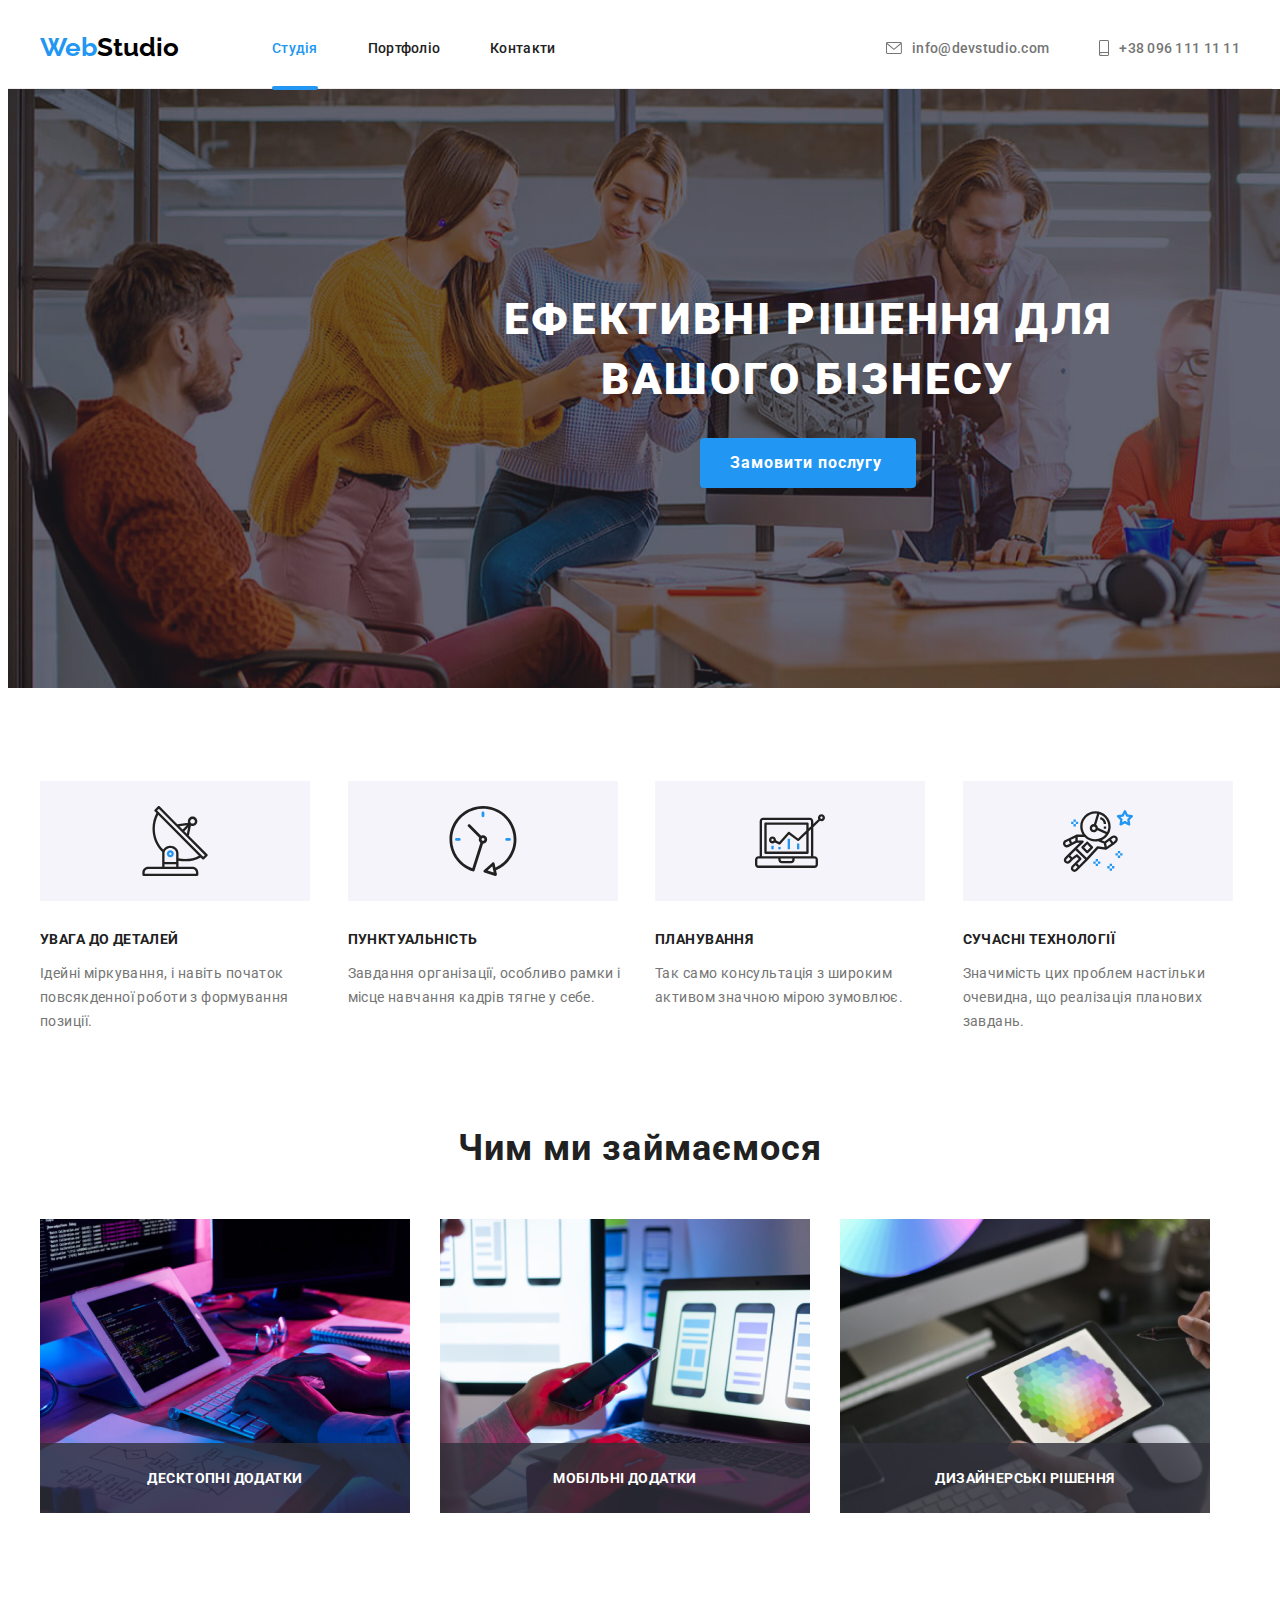
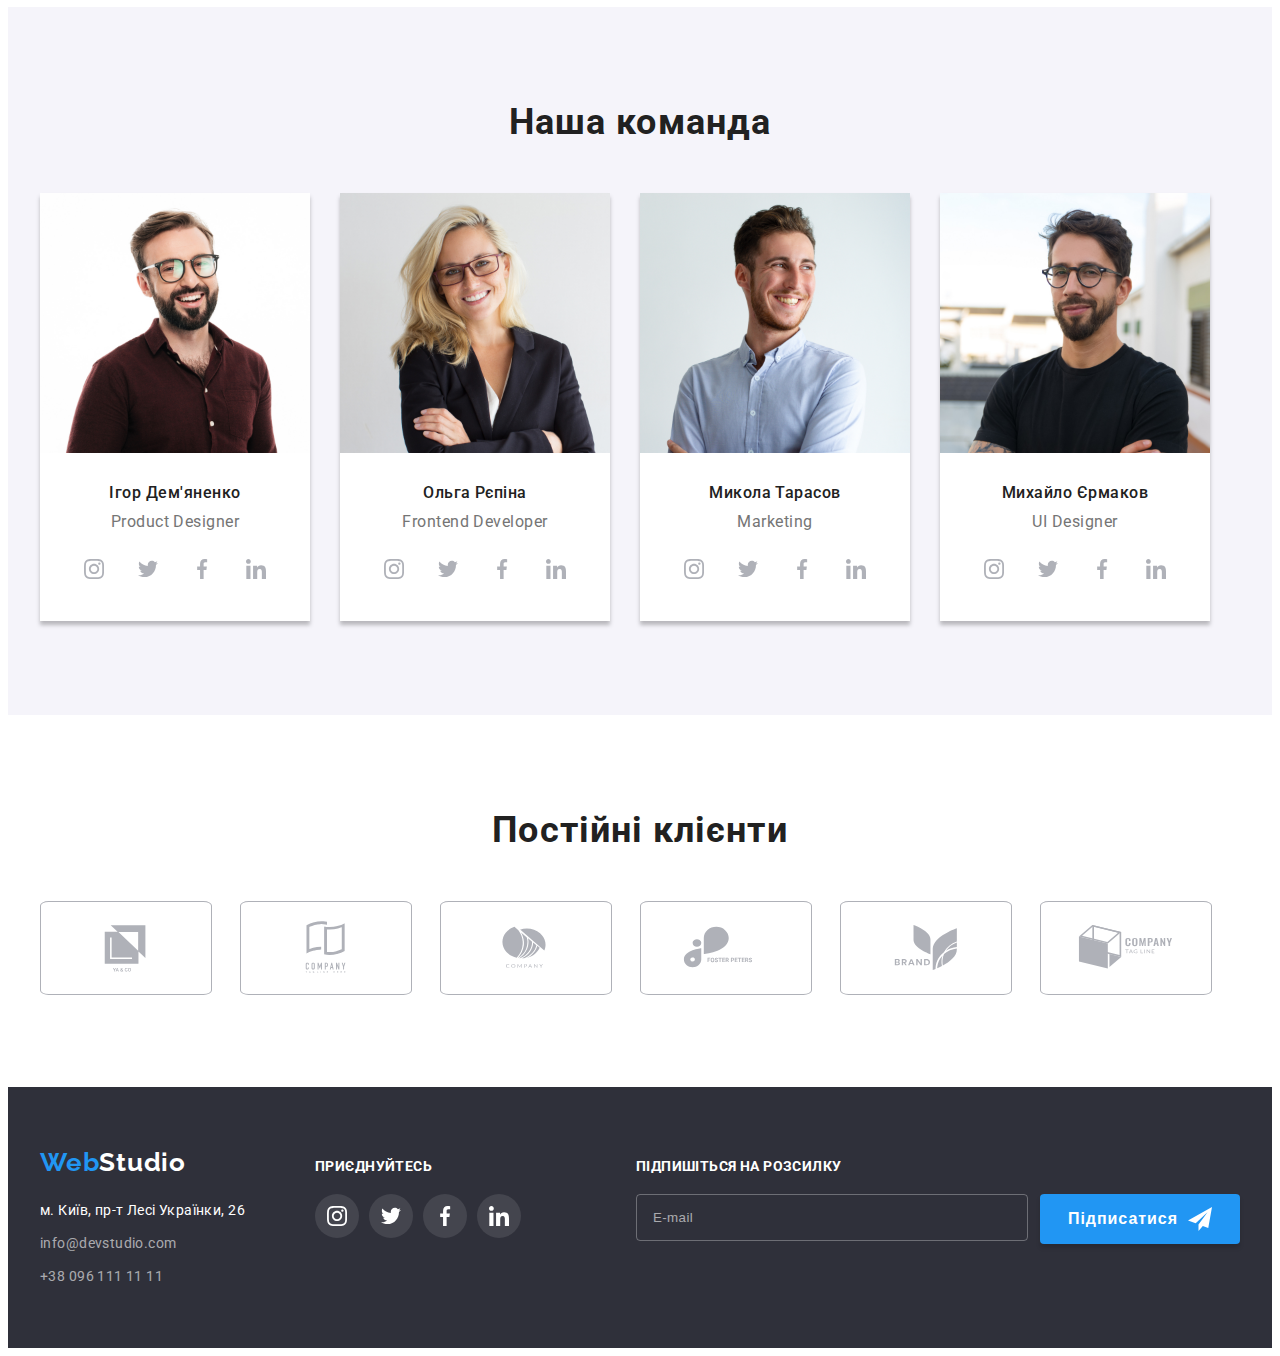
<file: index.html>
<!DOCTYPE html>
<html lang="uk">

<head>
  <meta charset="UTF-8" />
  <meta http-equiv="X-UA-Compatible" content="IE=edge" />
  <meta name="viewport" content="width=device-width, initial-scale=1.0" />
  <title>Web studio</title>
  <!-- Fonts -->
  <link rel="preconnect" href="https://fonts.googleapis.com">
  <link rel="preconnect" href="https://fonts.gstatic.com" crossorigin>
  <link href="https://fonts.googleapis.com/css2?family=Raleway:wght@700&family=Roboto:wght@400;500;700;900&display=swap"
    rel="stylesheet">
  <!-- Modern normalize -->
  <link rel="stylesheet" href="https://cdnjs.cloudflare.com/ajax/libs/modern-normalize/1.1.0/modern-normalize.min.css"
    integrity="sha512-wpPYUAdjBVSE4KJnH1VR1HeZfpl1ub8YT/NKx4PuQ5NmX2tKuGu6U/JRp5y+Y8XG2tV+wKQpNHVUX03MfMFn9Q=="
    crossorigin="anonymous" referrerpolicy="no-referrer" />

  <link rel="stylesheet" href="./css/styles.css">
</head>

<!-- header -->

<body class="page">
  <header class="header">
    <div class="container header-container">
      <a class="logo" lang="en" href="./index.html"><span class="accent">Web</span>Studio</a>
      <nav class="nav">
        <ul class="header-list list">
          <li class="header-item">
            <a class="header-link current" href="">Студія</a>
          </li>
          <li class="header-item">
            <a class="header-link" href="./portfolio.html">Портфоліо</a>
          </li>
          <li class="header-item">
            <a class="header-link" href="">Контакти</a>
          </li>
        </ul>
      </nav>
      <div class="header-link-block">
        <ul class="header-list list">
          <li class="header-item">
            <a class="header-link link-to" href="mailto:info@devstudio.com">
              <svg class="header-link-icon" width="16" height="12">
                <use href="./images/icons.svg#envelope"></use>
              </svg> info@devstudio.com</a>
          </li>
          <li class="header-item">
            <a class="header-link link-to" href="tel:+380961111111">
              <svg class="header-link-icon" width="10" height="16">
                <use href="./images/icons.svg#smartphone"></use>
              </svg> +38 096 111 11 11</a>
          </li>
        </ul>
      </div>
    </div>
  </header>
  <main>

    <!-- hero -->
    <section class="section-hero">
      <div class="container">
        <h1 class="hero-title">Ефективні рішення для вашого бізнесу</h1>
        <button class="hero-btn" type="button" data-modal-open>Замовити послугу</button>
      </div>
    </section>

    <!-- features -->
    <section class="section-features">
      <div class="container">
        <h2 class="visually-hidden">Особливості</h2>
        <ul class="features-list list">
          <li class="features-item">
            <div class="features-icon"><svg class="" width="70" height="70">
                <use href="./images/icons.svg#antenna"></use>
              </svg></div>

            <h3 class="features-subtitles">УВАГА ДО ДЕТАЛЕЙ</h3>
            <p class="features-text">
              Ідейні міркування, і навіть початок повсякденної роботи з
              формування позиції.
            </p>
          </li>
          <li class="features-item">
            <div class="features-icon"><svg class="" width="70" height="70">
                <use href="./images/icons.svg#clock"></use>
              </svg></div>

            <h3 class="features-subtitles">ПУНКТУАЛЬНІСТЬ</h3>
            <p class="features-text">
              Завдання організації, особливо рамки і місце навчання кадрів тягне
              у себе.
            </p>
          </li>
          <li class="features-item">
            <div class="features-icon"><svg class="" width="70" height="70">
                <use href="./images/icons.svg#diagram"></use>
              </svg></div>

            <h3 class="features-subtitles">ПЛАНУВАННЯ</h3>
            <p class="features-text">
              Так само консультація з широким активом значною мірою зумовлює.
            </p>
          </li>
          <li class="features-item">
            <div class="features-icon"><svg class="" width="70" height="70">
                <use href="./images/icons.svg#astronaut"></use>
              </svg></div>

            <h3 class="features-subtitles">СУЧАСНІ ТЕХНОЛОГІЇ</h3>
            <p class="features-text">
              Значимість цих проблем настільки очевидна, що реалізація планових
              завдань.
            </p>
          </li>
        </ul>
      </div>
    </section>

    <!-- work -->
    <section class="section-work">
      <div class="container">
        <h2 class="work-title">Чим ми займаємося</h2>
        <ul class="work-list list">
          <li class="work-item">
            <img class="work-img" src="./images/section3/box1.jpeg" alt="Розробка програмного забезпечення" width="370"
              height="300" />
            <div class="work-name">
              <h3 class="work-name-heading">Десктопні додатки</h3>
            </div>
          </li>
          <li class="work-item">
            <img class="work-img" src="./images/section3/box2.jpeg" alt="Тестування мобільного додатку" width="370"
              height="300" />
            <div class="work-name">
              <h3 class="work-name-heading">Мобільні додатки</h3>
            </div>
          </li>
          <li class="work-item">
            <img class="work-img" src="./images/section3/box3.jpeg" alt="Робота з палітрою кольорів" width="370"
              height="300" />
            <div class="work-name">
              <h3 class="work-name-heading">Дизайнерські рішення</h3>
            </div>
          </li>
        </ul>
      </div>
    </section>

    <!-- our team -->
    <section class="section-team">
      <div class="container team-container">
        <h2 class="team-title">Наша команда</h2>
        <ul class="team-list list">
          <li class="team-item">
            <img class="team-img" src="./images/section4/img.jpeg" alt="Ігор Демʼяненко" width="270" height="260" />
            <div class="team-worker">
              <h3 class="team-name">Ігор Дем'яненко</h3>
              <p class="team-profession" lang="en">Product Designer</p>
              <ul class="socials list">
                <li class="socials-item">
                  <a class="socials-link link" href="https://instagram.com" target="_blank" rel="noopener noreferrer"
                    aria-label="Instagram">
                    <svg class="socials-icon" width="20" height="20">
                      <use href="./images/icons.svg#instagram"></use>
                    </svg>
                  </a>
                </li>
                <li class="socials-item">
                  <a class="socials-link link" href="https://twitter.com" aria-label="Twitter" target="_blank"
                    rel="noopener noreferrer">
                    <svg class="socials-icon" width="20" height="20">
                      <use href="./images/icons.svg#twitter"></use>
                    </svg>
                  </a>
                </li>
                <li class="socials-item">
                  <a class="socials-link link" href="https://facebook.com" aria-label="Facebook" target="_blank"
                    rel="noopener noreferrer">
                    <svg class="socials-icon" width="20" height="20">
                      <use href="./images/icons.svg#facebook"></use>
                    </svg>
                  </a>
                </li>
                <li class="socials-item">
                  <a class="socials-link link" href="https://linkedin.com" aria-label="LinkedIn" target="_blank"
                    rel="noopener noreferrer">
                    <svg class="socials-icon" width="20" height="20">
                      <use href="./images/icons.svg#linkedin"></use>
                    </svg>
                  </a>
                </li>
              </ul>
            </div>
          </li>
          <li class="team-item">
            <img class="team-img" src="./images/section4/img2.jpeg" alt="Ольга Рєпіна" width="270" height="260" />
            <div class="team-worker">
              <h3 class="team-name">Ольга Рєпіна</h3>
              <p class="team-profession" lang="en">Frontend Developer</p>
              <ul class="socials list">
                <li class="socials-item">
                  <a class="socials-link link" href="https://instagram.com" target="_blank" rel="noopener noreferrer"
                    aria-label="Instagram">
                    <svg class="socials-icon" width="20" height="20">
                      <use href="./images/icons.svg#instagram"></use>
                    </svg>
                  </a>
                </li>
                <li class="socials-item">
                  <a class="socials-link link" href="https://twitter.com" aria-label="Twitter" target="_blank"
                    rel="noopener noreferrer">
                    <svg class="socials-icon" width="20" height="20">
                      <use href="./images/icons.svg#twitter"></use>
                    </svg>
                  </a>
                </li>
                <li class="socials-item">
                  <a class="socials-link link" href="https://facebook.com" aria-label="Facebook" target="_blank"
                    rel="noopener noreferrer">
                    <svg class="socials-icon" width="20" height="20">
                      <use href="./images/icons.svg#facebook"></use>
                    </svg>
                  </a>
                </li>
                <li class="socials-item">
                  <a class="socials-link link" href="https://linkedin.com" aria-label="LinkedIn" target="_blank"
                    rel="noopener noreferrer">
                    <svg class="socials-icon" width="20" height="20">
                      <use href="./images/icons.svg#linkedin"></use>
                    </svg>
                  </a>
                </li>
              </ul>
            </div>
          </li>
          <li class="team-item">
            <img class="team-img" src="./images/section4/img3.jpeg" alt="Микола Тарасов" width="270" height="260" />
            <div class="team-worker">
              <h3 class="team-name">Микола Тарасов</h3>
              <p class="team-profession" lang="en">Marketing</p>
              <ul class="socials list">
                <li class="socials-item">
                  <a class="socials-link link" href="https://instagram.com" target="_blank" rel="noopener noreferrer"
                    aria-label="Instagram">
                    <svg class="socials-icon" width="20" height="20">
                      <use href="./images/icons.svg#instagram"></use>
                    </svg>
                  </a>
                </li>
                <li class="socials-item">
                  <a class="socials-link link" href="https://twitter.com" aria-label="Twitter" target="_blank"
                    rel="noopener noreferrer">
                    <svg class="socials-icon" width="20" height="20">
                      <use href="./images/icons.svg#twitter"></use>
                    </svg>
                  </a>
                </li>
                <li class="socials-item">
                  <a class="socials-link link" href="https://facebook.com" aria-label="Facebook" target="_blank"
                    rel="noopener noreferrer">
                    <svg class="socials-icon" width="20" height="20">
                      <use href="./images/icons.svg#facebook"></use>
                    </svg>
                  </a>
                </li>
                <li class="socials-item">
                  <a class="socials-link link" href="https://linkedin.com" aria-label="LinkedIn" target="_blank"
                    rel="noopener noreferrer">
                    <svg class="socials-icon" width="20" height="20">
                      <use href="./images/icons.svg#linkedin"></use>
                    </svg>
                  </a>
                </li>
              </ul>
            </div>
          </li>
          <li class="team-item">
            <img class="team-img" src="./images/section4/img4.jpeg" alt="Михайло Єрмаков" width="270" height="260" />
            <div class="team-worker">
              <h3 class="team-name">Михайло Єрмаков</h3>
              <p class="team-profession" lang="en">UI Designer</p>
              <ul class="socials list">
                <li class="socials-item">
                  <a class="socials-link link" href="https://instagram.com" target="_blank" rel="noopener noreferrer"
                    aria-label="Instagram">
                    <svg class="socials-icon" width="20" height="20">
                      <use href="./images/icons.svg#instagram"></use>
                    </svg>
                  </a>
                </li>
                <li class="socials-item">
                  <a class="socials-link link" href="https://twitter.com" aria-label="Twitter" target="_blank"
                    rel="noopener noreferrer">
                    <svg class="socials-icon" width="20" height="20">
                      <use href="./images/icons.svg#twitter"></use>
                    </svg>
                  </a>
                </li>
                <li class="socials-item">
                  <a class="socials-link link" href="https://facebook.com" aria-label="Facebook" target="_blank"
                    rel="noopener noreferrer">
                    <svg class="socials-icon" width="20" height="20">
                      <use href="./images/icons.svg#facebook"></use>
                    </svg>
                  </a>
                </li>
                <li class="socials-item">
                  <a class="socials-link link" href="https://linkedin.com" aria-label="LinkedIn" target="_blank"
                    rel="noopener noreferrer">
                    <svg class="socials-icon" width="20" height="20">
                      <use href="./images/icons.svg#linkedin"></use>
                    </svg>
                  </a>
                </li>
              </ul>
            </div>
          </li>
        </ul>
      </div>
    </section>

    <!--  regular customers -->
    <section class="section-customers">
      <div class="container">
        <h2 class="customers-title">Постійні клієнти</h2>
        <ul class="customers-list list">
          <li class="customers-item">
            <a class="customers-link" href="">
              <svg class="customers-icon" width="106" height="60">
                <use href="./images/icons.svg#logo1"></use>
              </svg>
            </a>
          </li>
          <li class="customers-item">
            <a class="customers-link" href="">
              <svg class="customers-icon" width="106" height="60">
                <use href="./images/icons.svg#logo2"></use>
              </svg>
            </a>
          </li>
          <li class="customers-item">
            <a class="customers-link" href="">
              <svg class="customers-icon" width="106" height="60">
                <use href="./images/icons.svg#logo3"></use>
              </svg>
            </a>
          </li>
          <li class="customers-item">
            <a class="customers-link" href="">
              <svg class="customers-icon" width="106" height="60">
                <use href="./images/icons.svg#logo4"></use>
              </svg>
            </a>
          </li>
          <li class="customers-item">
            <a class="customers-link" href="">
              <svg class="customers-icon" width="106" height="60">
                <use href="./images/icons.svg#logo5"></use>
              </svg>
            </a>
          </li>
          <li class="customers-item">
            <a class="customers-link" href="">
              <svg class="customers-icon" width="106" height="60">
                <use href="./images/icons.svg#logo6"></use>
              </svg>
            </a>
          </li>
        </ul>
      </div>
    </section>
  </main>

  <!-- footer  -->
  <footer class="footer">
    <div class="container footer-icon-main">
      <div class="footer-adress-div">
        <a class="footer-logo" lang="en" href=""><span class="accent">Web</span>Studio</a>
        <address class="footer-adress">
          <ul class="footer-list list">
            <li class="footer-item item-str">
              <a class="footer-link" href="https://goo.gl/maps/zwRMYUGouhkKtX1Y8" target="_blank"
                rel="noopener noreferrer">
                м. Київ, пр-т Лесі Українки, 26
              </a>
            </li>
            <li class="footer-item item-ml">
              <a class="footer-link link-cl" href="mailto:info@devstudio.com">info@devstudio.com</a>
            </li>
            <li class="footer-item item-tel">
              <a class="footer-link link-cl" href="tel:+380961111111">+38 096 111 11 11</a>
            </li>
          </ul>
        </address>
      </div>
      <div class="footer-icon-div">
        <p class="footer-icon-name">приєднуйтесь</p>
        <ul class="footer-icon-list">
          <li class="footer-icon-item list">
            <a class="footer-link-icon link" href="https://instagram.com" target="_blank" rel="noopener noreferrer"
              aria-label="Instagram">
              <svg class="footer-icon" width="20" height="20">
                <use href="./images/icons.svg#instagram"></use>
              </svg>
            </a>
          </li>
          <li class="footer-icon-item list">
            <a class="footer-link-icon link" href="https://twitter.com" aria-label="Twitter" target="_blank"
              rel="noopener noreferrer">
              <svg class="footer-icon" width="20" height="20">
                <use href="./images/icons.svg#twitter"></use>
              </svg>
            </a>
          </li>
          <li class="footer-icon-item list">
            <a class="footer-link-icon link" href="https://facebook.com" aria-label="Facebook" target="_blank"
              rel="noopener noreferrer">
              <svg class="footer-icon" width="20" height="20">
                <use href="./images/icons.svg#facebook"></use>
              </svg>
            </a>
          </li>
          <li class="footer-icon-item list">
            <a class="footer-link-icon link" href="https://linkedin.com" aria-label="LinkedIn" target="_blank"
              rel="noopener noreferrer">
              <svg class="footer-icon" width="20" height="20">
                <use href="./images/icons.svg#linkedin"></use>
              </svg>
            </a>
          </li>
        </ul>
      </div>
      <div class="footer-form">
        <p class="form-footer-name">Підпишіться на розсилку</p>
        <form class="sign-form">
          <label class="footer-mail">
            <input type="email" class="mail" name="email" placeholder="E-mail">
          </label>
          <button class="sign-btn" type="submit">Підписатися
            <svg class="send" width="24" height="24">
              <use href="./images/icons.svg#send">
              </use>
            </svg>
          </button>
        </form>
      </div>
    </div>
  </footer>

  <!-- Modal window -->
  <div class="backdrop is-hidden" data-modal>
    <div class="modal">
      <button class="modal-btn" type="button" data-modal-close>
        <svg width="18" height="18">
          <use href="./images/icons.svg#close"></use>
        </svg>
      </button>

      <form name="form" class="form">
        <strong class="form-name">Залиште свої дані, ми вам передзвонимо</strong>

        <div class="register-form-group" role="group">

          <label class="register-form-field">
            <span class="form-modal-name">Ім'я</span>
            <input class="register-form-input" type="text" name="customer-name" required minlength="2" placeholder=" ">
            <svg class="register-form-icon" width="18" height="18">
              <use href="./images/icons.svg#person"></use>
            </svg>
          </label>

          <label class="register-form-field">
            <span class="form-modal-name">Телефон</span>
            <input class="register-form-input" type="tel" name="tel" required minlength="12" placeholder=" ">
            <svg class="register-form-icon" width="18" height="18">
              <use href="./images/icons.svg#phone"></use>
            </svg>
          </label>

          <label class="register-form-field">
            <span class="form-modal-name">Пошта</span>
            <input class="register-form-input" type="email" name="mail" required placeholder=" ">
            <svg class="register-form-icon" width="18" height="18">
              <use href="./images/icons.svg#email"></use>
            </svg>
          </label>

          <label class="textarea-field">
            <span class="form-modal-name">Коментар</span>
            <textarea class="register-form-msg" name="comment" rows="5" placeholder="Введіть текст"></textarea>
          </label>
        </div>

        <label class="register-form-terms">
          <input class="register-form-checkbox visually-hidden" type="checkbox" name="terms" value="terms">
          <svg class="register-form-icons" width="16" height="15">
            <use class="icon-check" href="./images/icons.svg#check1"></use>
            <use class="icon-uncheck" href="./images/icons.svg#uncheck"></use>
          </svg>
          <span class="chbox">Погоджуюся з розсилкою та приймаю
            <a class="chbox-link" href="">Умови договору</a>
          </span>
        </label>
        <button class="submit-btn" type="submit">Відправити</button>
      </form>
    </div>
  </div>
  <script src="./js/modal.js"></script>
</body>

</html>
</file>
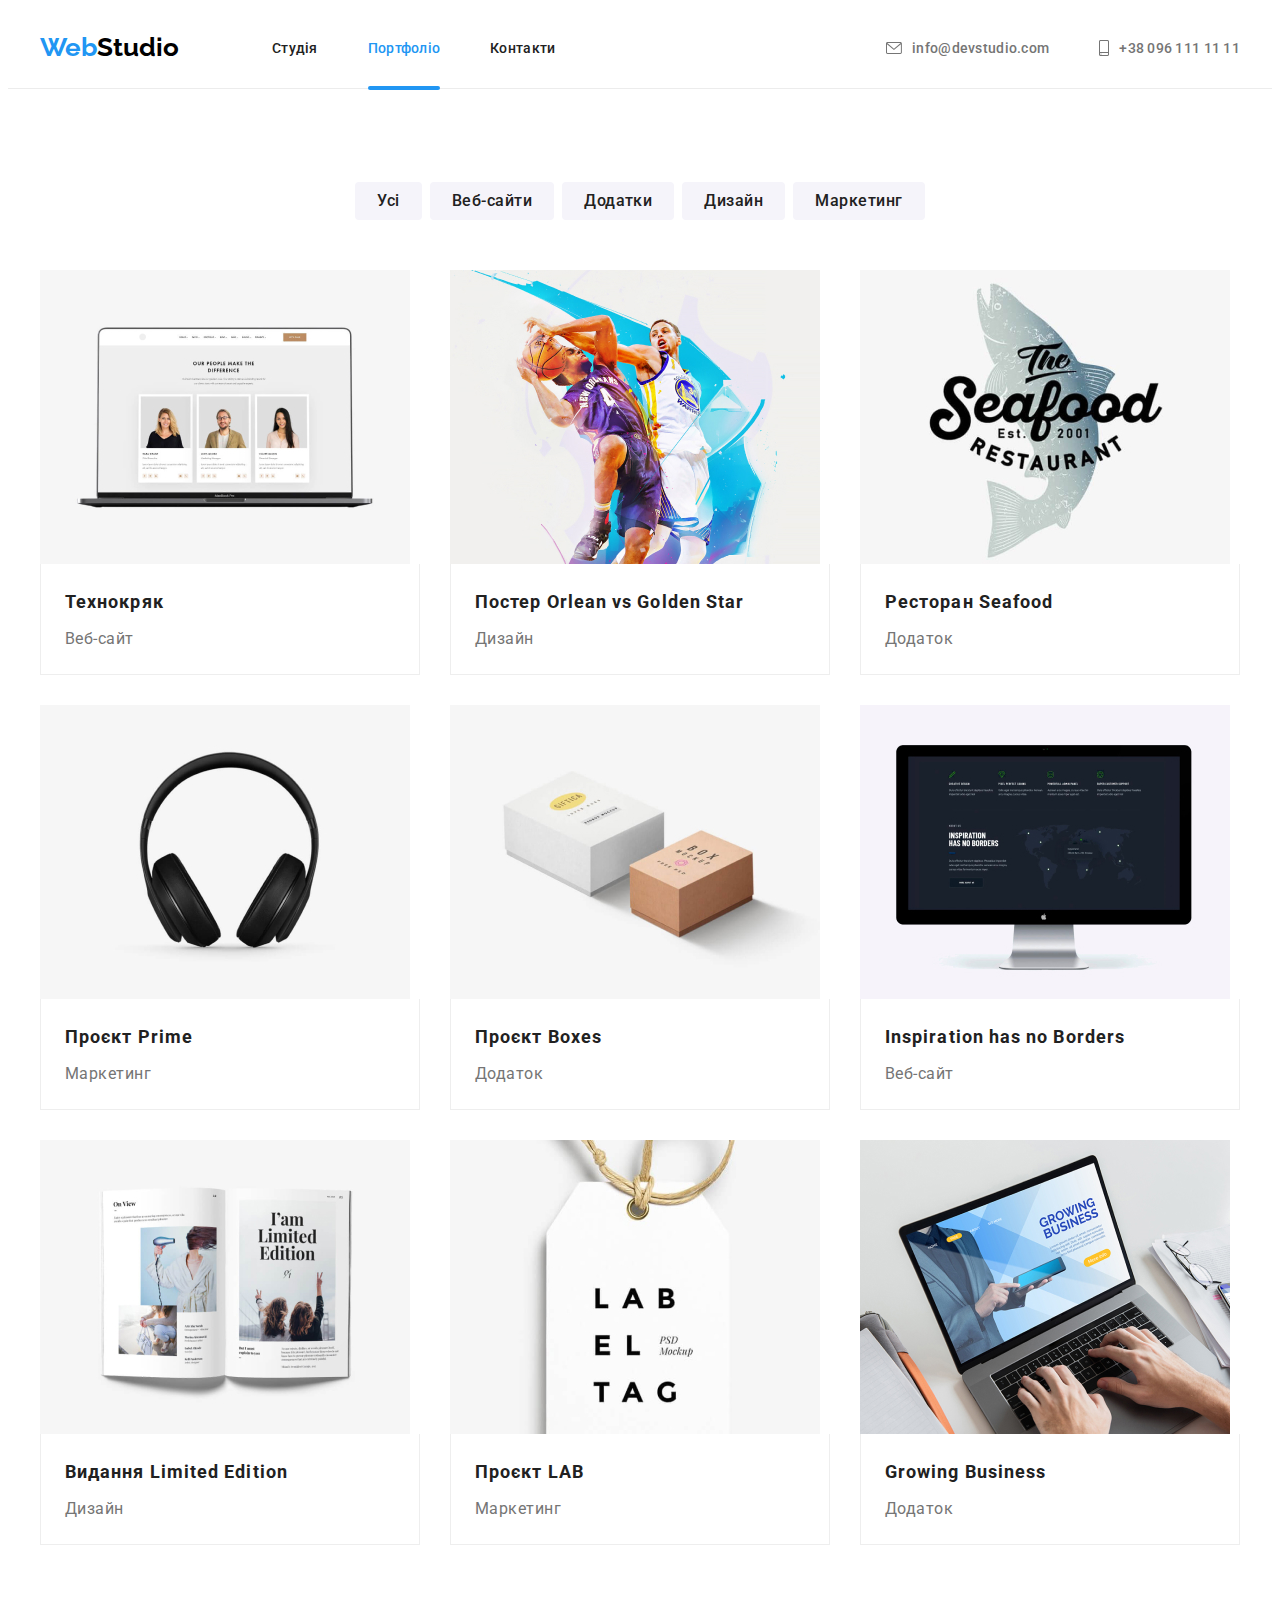
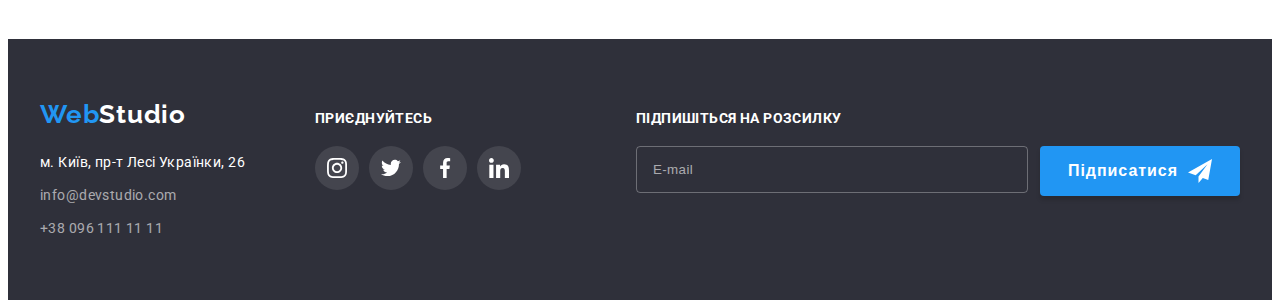
<file: portfolio.html>
<!DOCTYPE html>
<html lang="uk">

<head>
    <meta charset="UTF-8" />
    <meta http-equiv="X-UA-Compatible" content="IE=edge" />
    <meta name="viewport" content="width=device-width, initial-scale=1.0" />
    <title>Web studio</title>
    <!-- Fonts -->
    <link rel="preconnect" href="https://fonts.googleapis.com" />
    <link rel="preconnect" href="https://fonts.gstatic.com" crossorigin />
    <link
        href="https://fonts.googleapis.com/css2?family=Raleway:wght@700&family=Roboto:wght@400;500;700;900&display=swap"
        rel="stylesheet" />
    <!-- Modern normalize -->
    <link rel="stylesheet" href="https://cdnjs.cloudflare.com/ajax/libs/modern-normalize/1.1.0/modern-normalize.min.css"
        integrity="sha512-wpPYUAdjBVSE4KJnH1VR1HeZfpl1ub8YT/NKx4PuQ5NmX2tKuGu6U/JRp5y+Y8XG2tV+wKQpNHVUX03MfMFn9Q=="
        crossorigin="anonymous" referrerpolicy="no-referrer" />

    <link rel="stylesheet" href="./css/styles.css" />
</head>

<body class="page">
    <header class="header">
        <div class="container header-container">
            <a class="logo" lang="en" href="./index.html"><span class="accent">Web</span>Studio</a>
            <nav class="nav">
                <ul class="header-list list">
                    <li class="header-item">
                        <a class="header-link" href="./index.html">Студія</a>
                    </li>
                    <li class="header-item">
                        <a class="header-link current" href="">Портфоліо</a>
                    </li>
                    <li class="header-item">
                        <a class="header-link" href="">Контакти</a>
                    </li>
                </ul>
            </nav>
            <div class="header-link-block">
                <ul class="header-list list">
                    <li class="header-item">
                        <a class="header-link link-to mail-to" href="mailto:info@devstudio.com"><svg
                                class="header-link-icon" width="16" height="12">
                                <use href="./images/icons.svg#envelope"></use>
                            </svg> info@devstudio.com</a>
                    </li>
                    <li class="header-item">
                        <a class="header-link link-to" href="tel:+380961111111"><svg class="header-link-icon" width="10"
                                height="16">
                                <use href="./images/icons.svg#smartphone"></use>
                            </svg> +38 096 111 11 11</a>
                    </li>
                </ul>
            </div>
        </div>
    </header>
    <main>

        <!-- Проекти -->
        <section class="projects">
            <div class="container">
                <h1 class="visually-hidden">Проекти</h1>
                <ul class="filters-list list">
                    <li class="fiters-item">
                        <button class="filters-btn" type="button">Усі</button>
                    </li>
                    <li class="fiters-item">
                        <button class="filters-btn" type="button">Веб-сайти</button>
                    </li>
                    <li class="fiters-item">
                        <button class="filters-btn" type="button">Додатки</button>
                    </li>
                    <li class="fiters-item">
                        <button class="filters-btn" type="button">Дизайн</button>
                    </li>
                    <li class="fiters-item">
                        <button class="filters-btn" type="button">Маркетинг</button>
                    </li>
                </ul>
                <ul class="project-list list">
                    <li class="project-item">
                        <a href="" class="project-link link">
                            <div class="project-thumb">
                                <img class="project-img" src="./images/portfolio/img1.jpeg" alt="Розкритий ноутбук"
                                    width="370" />
                                <div class="overlay">
                                    <p class="overlay-desc">Ресурс пропонує комплексні пропозиції з різним рівнем
                                        функціоналу та сервісів. Все це дозволить відвідувачу отримати
                                        вичерпні відомості про компанію чи приватну особу.</p>
                                </div>
                            </div>
                            <div class="cards-name">
                                <h2 class="project-name">Технокряк</h2>
                                <p class="project-filters">Веб-сайт</p>
                            </div>
                        </a>
                    </li>
                    <li class="project-item"><a href="" class="project-link link">
                            <div class="project-thumb">
                                <img class="project-img" src="./images/portfolio/img2.jpeg" alt="Грають в баскетбол"
                                    width="370" />
                                <div class="overlay">
                                    <p class="overlay-desc">Ресурс пропонує комплексні пропозиції з різним рівнем
                                        функціоналу та сервісів. Все це дозволить відвідувачу отримати
                                        вичерпні відомості про компанію чи приватну особу.</p>
                                </div>
                            </div>
                            <div class="cards-name">
                                <h2 class="project-name">
                                    Постер <span lang="en">Orlean vs Golden Star</span>
                                </h2>
                                <p class="project-filters">Дизайн</p>
                            </div>
                        </a>
                    </li>
                    <li class="project-item"><a href="" class="project-link link">
                            <div class="project-thumb">
                                <img class="project-img" src="./images/portfolio/img3.jpeg" alt="Логотип ресторану"
                                    width="370" />
                                <div class="overlay">
                                    <p class="overlay-desc">Ресурс пропонує комплексні пропозиції з різним рівнем
                                        функціоналу та сервісів. Все це дозволить відвідувачу отримати
                                        вичерпні відомості про компанію чи приватну особу.</p>
                                </div>
                            </div>
                            <div class="cards-name">
                                <h2 class="project-name">
                                    Ресторан <span lang="en">Seafood</span>
                                </h2>
                                <p class="project-filters">Додаток</p>
                            </div>
                        </a>
                    </li>
                    <li class="project-item"><a href="" class="project-link link">
                            <div class="project-thumb">
                                <img class="project-img" src="./images/portfolio/img4.jpeg" alt="Навушники"
                                    width="370" />
                                <div class="overlay">
                                    <p class="overlay-desc">Ресурс пропонує комплексні пропозиції з різним рівнем
                                        функціоналу та сервісів. Все це дозволить відвідувачу отримати
                                        вичерпні відомості про компанію чи приватну особу.</p>
                                </div>
                            </div>
                            <div class="cards-name">
                                <h2 class="project-name">Проєкт <span lang="en">Prime</span></h2>
                                <p class="project-filters">Маркетинг</p>
                            </div>
                        </a>
                    </li>
                    <li class="project-item"><a href="" class="project-link link">
                            <div class="project-thumb">
                                <img class="project-img" src="./images/portfolio/img5.jpeg" alt="Дві коробочки"
                                    width="370" />
                                <div class="overlay">
                                    <p class="overlay-desc">Ресурс пропонує комплексні пропозиції з різним рівнем
                                        функціоналу та сервісів. Все це дозволить відвідувачу отримати
                                        вичерпні відомості про компанію чи приватну особу.</p>
                                </div>
                            </div>
                            <div class="cards-name">
                                <h2 class="project-name">Проєкт <span lang="en">Boxes</span></h2>
                                <p class="project-filters">Додаток</p>
                            </div>
                        </a>
                    </li>
                    <li class="project-item"><a href="" class="project-link link">
                            <div class="project-thumb">
                                <img class="project-img" src="./images/portfolio/img6.jpeg" alt="Компьютерний дисплей"
                                    width="370" />
                                <div class="overlay">
                                    <p class="overlay-desc">Ресурс пропонує комплексні пропозиції з різним рівнем
                                        функціоналу та сервісів. Все це дозволить відвідувачу отримати
                                        вичерпні відомості про компанію чи приватну особу.</p>
                                </div>
                            </div>
                            <div class="cards-name">
                                <h2 class="project-name" lang="en">Inspiration has no Borders</h2>
                                <p class="project-filters">Веб-сайт</p>
                            </div>
                        </a>
                    </li>
                    <li class="project-item"><a href="" class="project-link link">
                            <div class="project-thumb">
                                <img class="project-img" src="./images/portfolio/img7.jpeg" alt="Розгорнута книжка"
                                    width="370" />
                                <div class="overlay">
                                    <p class="overlay-desc">Ресурс пропонує комплексні пропозиції з різним рівнем
                                        функціоналу та сервісів. Все це дозволить відвідувачу отримати
                                        вичерпні відомості про компанію чи приватну особу.</p>
                                </div>
                            </div>
                            <div class="cards-name">
                                <h2 class="project-name">
                                    Видання <span lang="en">Limited Edition</span>
                                </h2>
                                <p class="project-filters">Дизайн</p>
                            </div>
                        </a>
                    </li>
                    <li class="project-item"><a href="" class="project-link link">
                            <div class="project-thumb">
                                <img class="project-img" src="./images/portfolio/img8.jpeg" alt="Бирка з назвою проекта"
                                    width="370" />
                                <div class="overlay">
                                    <p class="overlay-desc">Ресурс пропонує комплексні пропозиції з різним рівнем
                                        функціоналу та сервісів. Все це дозволить відвідувачу отримати
                                        вичерпні відомості про компанію чи приватну особу.</p>
                                </div>
                            </div>
                            <div class="cards-name">
                                <h2 class="project-name">Проєкт <span lang="en">LAB</span></h2>
                                <p class="project-filters">Маркетинг</p>
                            </div>
                        </a>
                    </li>
                    <li class="project-item"><a href="" class="project-link link">
                            <div class="project-thumb">
                                <img class="project-img" src="./images/portfolio/img9.jpeg"
                                    alt="Людина працюе на ноутбуці" width="370" />
                                <div class="overlay">
                                    <p class="overlay-desc">Ресурс пропонує комплексні пропозиції з різним рівнем
                                        функціоналу та сервісів. Все це дозволить відвідувачу отримати
                                        вичерпні відомості про компанію чи приватну особу.</p>
                                </div>
                            </div>
                            <div class="cards-name">
                                <h2 class="project-name" lang="en">Growing Business</h2>
                                <p class="project-filters">Додаток</p>
                            </div>
                        </a>
                    </li>
                </ul>
                <!-- </div> -->
            </div>
        </section>
    </main>

    <!-- footer  -->
    <footer class="footer">
        <div class="container footer-icon-main">
            <div class="footer-adress-div">
                <a class="footer-logo" lang="en" href=""><span class="accent">Web</span>Studio</a>
                <address class="footer-adress">
                    <ul class="footer-list list">
                        <li class="footer-item item-str">
                            <a class="footer-link" href="https://goo.gl/maps/zwRMYUGouhkKtX1Y8" target="_blank"
                                rel="noopener noreferrer">
                                м. Київ, пр-т Лесі Українки, 26
                            </a>
                        </li>
                        <li class="footer-item item-ml">
                            <a class="footer-link link-cl" href="mailto:info@devstudio.com">info@devstudio.com</a>
                        </li>
                        <li class="footer-item item-tel">
                            <a class="footer-link link-cl" href="tel:+380961111111">+38 096 111 11 11</a>
                        </li>
                    </ul>
                </address>
            </div>
            <div class="footer-icon-div">
                <p class="footer-icon-name">приєднуйтесь</p>
                <ul class="footer-icon-list">
                    <li class="footer-icon-item list">
                        <a class="footer-link-icon link" href="https://instagram.com" target="_blank"
                            rel="noopener noreferrer" aria-label="Instagram">
                            <svg class="footer-icon" width="20" height="20">
                                <use href="./images/icons.svg#instagram"></use>
                            </svg>
                        </a>
                    </li>
                    <li class="footer-icon-item list">
                        <a class="footer-link-icon link" href="https://twitter.com" aria-label="Twitter" target="_blank"
                            rel="noopener noreferrer">
                            <svg class="footer-icon" width="20" height="20">
                                <use href="./images/icons.svg#twitter"></use>
                            </svg>
                        </a>
                    </li>
                    <li class="footer-icon-item list">
                        <a class="footer-link-icon link" href="https://facebook.com" aria-label="Facebook"
                            target="_blank" rel="noopener noreferrer">
                            <svg class="footer-icon" width="20" height="20">
                                <use href="./images/icons.svg#facebook"></use>
                            </svg>
                        </a>
                    </li>
                    <li class="footer-icon-item list">
                        <a class="footer-link-icon link" href="https://linkedin.com" aria-label="LinkedIn"
                            target="_blank" rel="noopener noreferrer">
                            <svg class="footer-icon" width="20" height="20">
                                <use href="./images/icons.svg#linkedin"></use>
                            </svg>
                        </a>
                    </li>
                </ul>
            </div>
            <div class="footer-form">
                <p class="form-footer-name">Підпишіться на розсилку</p>
                <form class="sign-form">
                    <label class="footer-mail">
                        <input type="email" class="mail" name="email" placeholder="E-mail">
                    </label>
                    <button class="sign-btn" type="submit">Підписатися
                        <svg class="send" width="24" height="24">
                            <use href="./images/icons.svg#send">
                            </use>
                        </svg>
                    </button>
                </form>
            </div>
        </div>
    </footer>
</body>

</html>
</file>
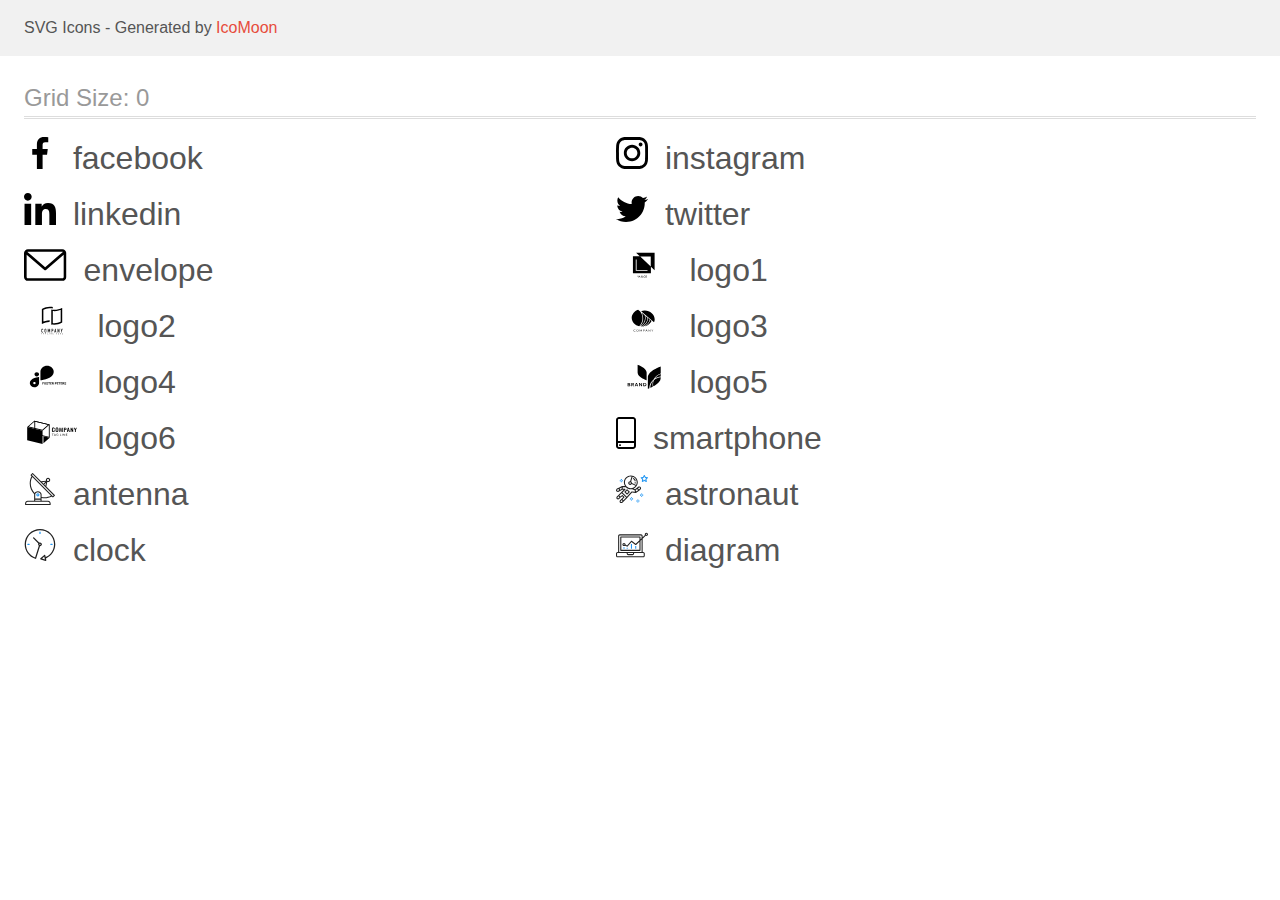
<file: images/icons/icomoon1/demo.html>
<!doctype html>
<html>
<head>
    <title>IcoMoon - SVG Icons</title>
    <meta charset="utf-8">
    <meta name="viewport" content="width=device-width, initial-scale=1">
    <link rel="stylesheet" href="demo-files/demo.css">
    <link rel="stylesheet" href="style.css">
</head>
<body>
<svg aria-hidden="true" style="position: absolute; width: 0; height: 0; overflow: hidden;" version="1.1" xmlns="http://www.w3.org/2000/svg" xmlns:xlink="http://www.w3.org/1999/xlink">
<defs>
<symbol id="facebook" viewBox="0 0 32 32">
<path d="M21.328 5.312h2.923v-5.088c-1.232-0.143-2.66-0.224-4.107-0.224-0.052 0-0.104 0-0.157 0l0.008-0c-4.213 0-7.099 2.65-7.099 7.52v4.48h-4.646v5.688h4.646v14.312h5.699v-14.31h4.459l0.709-5.688h-5.17v-3.922c0-1.643 0.443-2.768 2.734-2.768z"></path>
</symbol>
<symbol id="instagram" viewBox="0 0 32 32">
<path d="M31.968 9.408c-0.074-1.701-0.349-2.869-0.742-3.882-0.424-1.111-1.054-2.059-1.85-2.837l-0.001-0.001c-0.78-0.792-1.724-1.419-2.778-1.827l-0.054-0.018c-1.019-0.394-2.181-0.667-3.882-0.742-1.712-0.082-2.256-0.101-6.602-0.101-4.344 0-4.888 0.019-6.595 0.094-1.699 0.074-2.869 0.349-3.88 0.742-1.112 0.424-2.060 1.054-2.839 1.85l-0.001 0.001c-0.791 0.78-1.418 1.724-1.825 2.778l-0.018 0.054c-0.395 1.019-0.669 2.181-0.744 3.882-0.082 1.712-0.101 2.256-0.101 6.602 0 4.344 0.019 4.888 0.094 6.595 0.075 1.701 0.35 2.869 0.744 3.882 0.426 1.11 1.055 2.057 1.849 2.837l0.001 0.001c0.8 0.813 1.77 1.443 2.832 1.843 1.019 0.395 2.182 0.67 3.882 0.744 1.707 0.075 2.251 0.094 6.595 0.094 4.346 0 4.89-0.019 6.595-0.094 1.701-0.074 2.869-0.349 3.882-0.742 2.157-0.85 3.833-2.526 4.664-4.628l0.019-0.055c0.394-1.019 0.669-2.182 0.744-3.882 0.075-1.707 0.093-2.251 0.093-6.595s-0.006-4.888-0.080-6.595zM29.088 22.474c-0.070 1.563-0.333 2.406-0.55 2.97-0.552 1.399-1.64 2.486-3.004 3.024l-0.036 0.012c-0.56 0.219-1.411 0.482-2.968 0.55-1.688 0.075-2.194 0.094-6.464 0.094-4.269 0-4.782-0.019-6.464-0.094-1.563-0.069-2.406-0.331-2.97-0.55-0.721-0.269-1.334-0.676-1.836-1.192l-0.001-0.001c-0.517-0.503-0.924-1.117-1.184-1.803l-0.011-0.034c-0.218-0.563-0.48-1.413-0.549-2.97-0.075-1.688-0.094-2.195-0.094-6.464 0-4.27 0.019-4.784 0.094-6.464 0.069-1.563 0.331-2.406 0.549-2.97 0.269-0.722 0.678-1.337 1.198-1.837l0.002-0.002c0.504-0.517 1.119-0.923 1.806-1.182l0.034-0.011c0.56-0.219 1.411-0.48 2.968-0.55 1.688-0.074 2.195-0.093 6.464-0.093 4.275 0 4.782 0.019 6.464 0.093 1.563 0.069 2.406 0.331 2.97 0.55 0.693 0.256 1.325 0.662 1.837 1.194 0.531 0.52 0.938 1.144 1.195 1.84 0.218 0.56 0.48 1.411 0.549 2.968 0.075 1.688 0.094 2.194 0.094 6.464 0 4.269-0.019 4.768-0.094 6.458z"></path>
<path d="M16.059 7.782c-4.539 0.002-8.218 3.682-8.219 8.221v0c0 0 0 0.001 0 0.002 0 4.541 3.681 8.222 8.222 8.222s8.222-3.681 8.222-8.222c0-4.541-3.681-8.222-8.222-8.222-0.001 0-0.001 0-0.002 0h0zM16.059 21.334c-2.945-0-5.332-2.388-5.332-5.333s2.388-5.333 5.333-5.333c0 0 0.001 0 0.001 0h-0c2.946 0 5.334 2.388 5.334 5.334s-2.388 5.334-5.334 5.334v0zM26.525 7.458c0 1.060-0.86 1.92-1.92 1.92s-1.92-0.86-1.92-1.92v0c0-1.060 0.86-1.92 1.92-1.92s1.92 0.86 1.92 1.92v0z"></path>
</symbol>
<symbol id="linkedin" viewBox="0 0 32 32">
<path d="M31.992 32h0.008v-11.738c0-5.741-1.237-10.163-7.947-10.163-3.227 0-5.392 1.77-6.277 3.45h-0.093v-2.914h-6.365v21.363h6.627v-10.578c0-2.786 0.528-5.48 3.978-5.48 3.398 0 3.448 3.179 3.448 5.658v10.402h6.621zM0.528 10.635h6.635v21.365h-6.635v-21.365zM3.843 0c-2.123 0-3.843 1.721-3.843 3.843v0c0 2.12 1.722 3.878 3.843 3.878 2.12 0 3.842-1.757 3.842-3.878s-1.72-3.841-3.841-3.843h-0z"></path>
</symbol>
<symbol id="twitter" viewBox="0 0 32 32">
<path d="M32 6.078c-1.1 0.493-2.376 0.857-3.713 1.028l-0.068 0.007c1.36-0.817 2.382-2.078 2.873-3.579l0.013-0.046c-1.197 0.722-2.591 1.273-4.076 1.573l-0.084 0.014c-1.2-1.279-2.9-2.076-4.787-2.076-3.622 0-6.558 2.936-6.558 6.558 0 0.001 0 0.003 0 0.004v-0c0 0.52 0.043 1.021 0.152 1.496-5.454-0.266-10.28-2.88-13.522-6.861-0.564 0.949-0.899 2.092-0.902 3.313v0.001c0 2.272 1.171 4.286 2.914 5.451-1.091-0.030-2.107-0.325-2.994-0.823l0.033 0.017v0.072c0.003 3.165 2.236 5.807 5.213 6.44l0.043 0.008c-0.499 0.136-1.071 0.215-1.662 0.215-0.020 0-0.041-0-0.061-0l0.003 0c-0.419 0-0.843-0.024-1.242-0.112 0.85 2.598 3.261 4.509 6.13 4.57-2.215 1.746-5.045 2.8-8.122 2.8-0.004 0-0.008 0-0.013 0h0.001c-0.018 0-0.040 0-0.062 0-0.531 0-1.055-0.034-1.569-0.099l0.061 0.006c2.826 1.846 6.287 2.944 10.004 2.944 0.021 0 0.042-0 0.063-0h-0.003c12.072 0 18.672-10 18.672-18.669 0-0.288-0.010-0.57-0.024-0.848 1.299-0.936 2.39-2.064 3.258-3.355l0.030-0.047z"></path>
</symbol>
<symbol id="envelope" viewBox="0 0 43 32">
<path d="M38.667 0h-34.667c-2.205 0-4 1.795-4 4v24c0 2.205 1.795 4 4 4h34.667c2.205 0 4-1.795 4-4v-24c0-2.205-1.795-4-4-4zM38.667 2.667c0.181 0 0.355 0.037 0.512 0.104l-17.845 15.467-17.845-15.467c0.151-0.065 0.327-0.104 0.512-0.104h34.667zM38.667 29.333h-34.667c-0.736 0-1.333-0.597-1.333-1.333v0-22.413l17.792 15.421c0.233 0.203 0.539 0.327 0.875 0.327s0.642-0.124 0.876-0.328l-0.002 0.001 17.792-15.421v22.413c0 0.736-0.597 1.333-1.333 1.333v0z"></path>
</symbol>
<symbol id="logo1" viewBox="0 0 57 32">
<path d="M20.267 3.733l3.738 3.538-6.938-0.004v17.167h18.133v-6.564l3.733 3.534v-17.671h-18.667zM35.036 17.455l-10.597-10.032h10.597v10.032zM31.746 21.923h-11.81v-11.545h0.835v10.763h10.975v0.781zM22.725 26.72l-0.436 0.899-0.436-0.899h-0.366l0.637 1.198v0.698h0.331v-0.698l0.635-1.198h-0.364zM23.274 28.616l0.154-0.442h0.734l0.155 0.442h0.344l-0.717-1.896h-0.296l-0.716 1.896h0.342zM23.794 27.123l0.275 0.786h-0.549l0.275-0.787zM25.531 27.863c-0.045 0.067-0.071 0.149-0.071 0.238 0 0.001 0 0.002 0 0.003v-0c0 0.16 0.056 0.29 0.168 0.389s0.263 0.149 0.45 0.149c0.188 0 0.349-0.051 0.485-0.153l0.107 0.126h0.367l-0.278-0.33c0.109-0.149 0.164-0.341 0.164-0.574h-0.275c0 0.128-0.027 0.244-0.079 0.348l-0.366-0.432 0.129-0.094c0.078-0.053 0.144-0.119 0.195-0.195l0.002-0.003c0.038-0.061 0.060-0.136 0.060-0.216 0-0.001 0-0.002 0-0.003v0c0-0.002 0-0.005 0-0.007 0-0.117-0.051-0.221-0.132-0.293l-0-0c-0.084-0.076-0.197-0.123-0.32-0.123-0.007 0-0.013 0-0.020 0l0.001-0c-0.153 0-0.274 0.044-0.364 0.13s-0.135 0.203-0.135 0.352c0 0.061 0.014 0.123 0.043 0.189 0.030 0.065 0.082 0.144 0.155 0.237-0.14 0.101-0.235 0.188-0.282 0.261zM26.387 28.283c-0.081 0.066-0.185 0.106-0.299 0.107h-0c-0.005 0-0.010 0-0.015 0-0.082 0-0.156-0.031-0.212-0.083l0 0c-0.052-0.052-0.085-0.123-0.085-0.203 0-0.004 0-0.007 0-0.011l-0 0.001c0-0.101 0.052-0.192 0.156-0.271l0.041-0.029 0.414 0.489zM26.047 27.443c-0.090-0.11-0.134-0.202-0.134-0.275 0-0.063 0.019-0.116 0.055-0.157 0.034-0.039 0.084-0.063 0.139-0.063 0.003 0 0.005 0 0.008 0h-0c0.002-0 0.004-0 0.007-0 0.052 0 0.1 0.020 0.135 0.054l-0-0c0.037 0.035 0.056 0.077 0.056 0.126 0 0.002 0 0.005 0 0.007 0 0.071-0.031 0.134-0.080 0.177l-0 0-0.041 0.032-0.145 0.099zM29.133 28.473c0.13-0.114 0.205-0.272 0.224-0.474h-0.328c-0.018 0.135-0.059 0.232-0.124 0.29s-0.163 0.087-0.292 0.087c-0.141 0-0.249-0.054-0.323-0.162s-0.11-0.264-0.11-0.469v-0.167c0.002-0.203 0.041-0.355 0.117-0.46 0.077-0.105 0.188-0.157 0.331-0.157 0.123 0 0.217 0.030 0.28 0.091s0.104 0.158 0.12 0.294h0.328c-0.021-0.207-0.095-0.368-0.222-0.482s-0.296-0.171-0.506-0.171c-0.155 0-0.292 0.037-0.411 0.111-0.119 0.076-0.213 0.183-0.27 0.31l-0.002 0.005c-0.060 0.133-0.096 0.288-0.096 0.451 0 0.008 0 0.016 0 0.023l-0-0.001v0.177c0.003 0.174 0.035 0.327 0.098 0.46s0.151 0.234 0.266 0.306c0.116 0.071 0.249 0.107 0.4 0.107 0.216 0 0.389-0.056 0.519-0.169zM31.069 28.207c0.064-0.141 0.097-0.304 0.097-0.49v-0.105c0-0.006 0-0.013 0-0.020 0-0.169-0.036-0.329-0.102-0.473l0.003 0.007c-0.060-0.134-0.156-0.243-0.274-0.318l-0.003-0.002c-0.119-0.075-0.256-0.112-0.411-0.112s-0.291 0.037-0.411 0.113c-0.119 0.075-0.211 0.182-0.277 0.324-0.062 0.137-0.098 0.297-0.098 0.466 0 0.008 0 0.016 0 0.025l-0-0.001v0.107c0.001 0.181 0.034 0.341 0.099 0.48 0.066 0.139 0.159 0.246 0.279 0.322 0.121 0.075 0.258 0.112 0.411 0.112 0.156 0 0.293-0.037 0.412-0.112 0.119-0.076 0.212-0.183 0.276-0.323zM30.716 27.135c0.080 0.112 0.119 0.274 0.119 0.484v0.099c0 0.213-0.039 0.376-0.118 0.487-0.078 0.111-0.19 0.167-0.336 0.167-0.004 0-0.009 0-0.014 0-0.134 0-0.253-0.067-0.324-0.17l-0.001-0.001c-0.081-0.114-0.121-0.275-0.121-0.483v-0.109c0.002-0.204 0.043-0.362 0.122-0.473 0.071-0.102 0.188-0.168 0.321-0.168 0.005 0 0.010 0 0.014 0l-0.001-0c0.146 0 0.259 0.056 0.338 0.168z"></path>
</symbol>
<symbol id="logo2" viewBox="0 0 57 32">
<path d="M26.727 3.165h-0.073c-0.112-0.007-0.224-0.010-0.336-0.012h-0.243c-0.212 0-0.428 0.005-0.642 0.016-0.007-0.001-0.016-0.001-0.024-0.001s-0.017 0-0.025 0.001l0.001-0c-2.059 0.12-3.971 0.635-5.699 1.47l0.090-0.039-0.23 0.111v11.809l0.54-0.183c0.474-0.163 0.978-0.309 1.5-0.445 1.29-0.345 2.775-0.553 4.305-0.573l0.012-0v1.551c-0.193 0.001-0.38 0.006-0.568 0.016h-0.045c-1.212 0.068-2.348 0.25-3.442 0.537l0.12-0.027c-1.503 0.382-2.82 0.91-4.044 1.586l0.087-0.044v-15.145c1.195-0.711 2.578-1.29 4.042-1.665l0.11-0.024c1.173-0.315 2.52-0.499 3.909-0.505h0.231c0.273 0.007 0.539 0.019 0.788 0.038 0.658 0.046 1.31 0.15 1.949 0.311v1.527c-0.544-0.133-1.189-0.234-1.849-0.282l-0.039-0.002-0.039-0.003c-0.132-0.011-0.263-0.022-0.386-0.022zM29.415 4.726c0.339 0.026 0.69 0.038 1.044 0.038 1.464-0.006 2.881-0.198 4.231-0.554l-0.117 0.026c1.502-0.383 2.819-0.912 4.043-1.587l-0.087 0.044v14.875c-1.195 0.71-2.578 1.289-4.042 1.665l-0.11 0.024c-1.173 0.314-2.52 0.498-3.91 0.503h-0.004c-0.029 0-0.062 0-0.096 0-1.020 0-2.010-0.128-2.955-0.368l0.083 0.018v-14.972c0.229 0.053 0.466 0.102 0.706 0.142 0.394 0.067 0.81 0.115 1.214 0.145zM36.985 4.842l-0.54 0.181c-0.496 0.167-0.997 0.316-1.5 0.449-1.344 0.36-2.888 0.569-4.48 0.575h-0.004c-0.352 0-0.676-0.010-0.989-0.030l-0.43-0.028v12.148l0.37 0.032c0.342 0.030 0.696 0.045 1.052 0.045 1.257-0.006 2.473-0.172 3.631-0.48l-0.1 0.023c1.059-0.269 1.977-0.608 2.848-1.031l-0.088 0.039 0.23-0.111v-11.812z"></path>
<path d="M19.060 24.113c-0.145-0.15-0.348-0.243-0.572-0.243-0.010 0-0.020 0-0.030 0.001l0.001-0c-0.004-0-0.008-0-0.012-0-0.121 0-0.236 0.024-0.34 0.067l0.006-0.002c-0.205 0.082-0.364 0.243-0.442 0.444l-0.002 0.005c-0.043 0.107-0.063 0.22-0.062 0.335v2.023c-0.005 0.142 0.022 0.284 0.079 0.415 0.048 0.104 0.117 0.196 0.203 0.271 0.081 0.068 0.175 0.117 0.277 0.144 0.099 0.027 0.201 0.042 0.302 0.042 0.113 0.001 0.224-0.023 0.326-0.070 0.304-0.135 0.512-0.434 0.512-0.781v-0.226h-0.53v0.18c0 0.004 0 0.008 0 0.012 0 0.060-0.011 0.118-0.032 0.171l0.001-0.003c-0.018 0.045-0.044 0.083-0.077 0.114l-0 0c-0.061 0.047-0.137 0.076-0.221 0.077h-0c-0.009 0.001-0.020 0.002-0.031 0.002-0.089 0-0.168-0.043-0.216-0.11l-0.001-0.001c-0.044-0.071-0.071-0.158-0.071-0.251 0-0.007 0-0.014 0-0.021l-0 0.001v-1.887c-0.003-0.105 0.019-0.208 0.065-0.302 0.049-0.075 0.132-0.124 0.227-0.124 0.011 0 0.022 0.001 0.033 0.002l-0.001-0c0.003-0 0.006-0 0.010-0 0.092 0 0.174 0.045 0.226 0.114l0.001 0.001c0.055 0.071 0.088 0.162 0.088 0.26 0 0.004-0 0.008-0 0.012v-0.001 0.175h0.524v-0.206c0-0.003 0-0.006 0-0.009 0-0.124-0.024-0.243-0.067-0.352l0.002 0.006c-0.041-0.111-0.102-0.205-0.177-0.285l0 0zM22.202 24.091c-0.161-0.137-0.371-0.221-0.601-0.223h-0c-0.108 0-0.215 0.020-0.316 0.057-0.218 0.078-0.391 0.239-0.483 0.443l-0.002 0.005c-0.053 0.123-0.080 0.257-0.077 0.392v1.94c-0.004 0.137 0.023 0.272 0.077 0.397 0.048 0.105 0.117 0.197 0.205 0.271 0.081 0.075 0.176 0.133 0.279 0.171 0.101 0.037 0.208 0.057 0.316 0.057 0.231-0.001 0.442-0.087 0.603-0.229l-0.001 0.001c0.084-0.076 0.152-0.168 0.199-0.271 0.054-0.125 0.081-0.261 0.077-0.397v-1.941c0-0.005 0-0.011 0-0.017 0-0.135-0.029-0.264-0.080-0.381l0.002 0.006c-0.049-0.111-0.117-0.205-0.199-0.283l-0-0zM21.955 26.706c0.001 0.009 0.001 0.019 0.001 0.030 0 0.099-0.041 0.188-0.106 0.251l-0 0c-0.067 0.056-0.154 0.091-0.249 0.091s-0.182-0.034-0.25-0.091l0.001 0c-0.066-0.063-0.106-0.152-0.106-0.25 0-0.011 0-0.022 0.002-0.032l-0 0.001v-1.941c-0.001-0.009-0.001-0.019-0.001-0.030 0-0.098 0.041-0.187 0.106-0.25l0-0c0.067-0.056 0.154-0.091 0.249-0.091s0.182 0.034 0.25 0.091l-0.001-0c0.066 0.063 0.106 0.152 0.106 0.25 0 0.011-0 0.021-0.001 0.032l0-0.001v1.941zM26.329 27.573v-3.675h-0.508l-0.668 1.945h-0.009l-0.674-1.945h-0.503v3.674h0.525v-2.235h0.010l0.514 1.58h0.262l0.518-1.58h0.010v2.235h0.525zM29.311 24.157c-0.081-0.091-0.183-0.16-0.297-0.201-0.108-0.036-0.232-0.057-0.361-0.057-0.007 0-0.014 0-0.021 0h-0.779v3.675h0.524v-1.435h0.269c0.164 0.007 0.326-0.027 0.473-0.1 0.12-0.068 0.217-0.163 0.286-0.278l0.002-0.003c0.060-0.098 0.101-0.206 0.12-0.32 0.018-0.116 0.028-0.249 0.028-0.385 0-0.012-0-0.023-0-0.035l0 0.002c0.005-0.176-0.012-0.353-0.051-0.525-0.037-0.132-0.104-0.246-0.193-0.338l0 0zM29.041 25.277c-0.002 0.070-0.020 0.136-0.050 0.194l0.001-0.003c-0.030 0.056-0.077 0.101-0.133 0.128l-0.002 0.001c-0.065 0.030-0.14 0.047-0.22 0.047-0.010 0-0.019-0-0.028-0.001l0.001 0h-0.239v-1.249h0.27c0.008-0 0.016-0.001 0.025-0.001 0.077 0 0.149 0.017 0.214 0.048l-0.003-0.001c0.054 0.031 0.096 0.078 0.122 0.134l0.001 0.002c0.029 0.065 0.044 0.134 0.046 0.205v0.244c0 0.085 0.005 0.174 0 0.252h-0.005zM31.791 23.899h-0.429l-0.81 3.675h0.524l0.154-0.789h0.714l0.154 0.789h0.523l-0.829-3.675zM31.308 26.283l0.258-1.332h0.010l0.256 1.332h-0.523zM35.173 26.112h-0.010l-0.79-2.213h-0.503v3.675h0.523v-2.21h0.011l0.8 2.209h0.493v-3.674h-0.523v2.213zM38.372 23.899l-0.421 1.461h-0.011l-0.421-1.461h-0.554l0.719 2.122v1.553h0.524v-1.553l0.719-2.121h-0.555zM17.6 28.611h0.252v0.708h0.171v-0.708h0.251v-0.145h-0.674v0.146zM19.721 28.465l-0.331 0.853h0.182l0.070-0.194h0.34l0.073 0.194h0.187l-0.339-0.853h-0.182zM19.694 28.981l0.116-0.316 0.116 0.316h-0.232zM21.818 29.004h0.197v0.11c-0.055 0.044-0.126 0.072-0.203 0.072h-0c-0.004 0-0.008 0-0.012 0-0.068 0-0.129-0.032-0.169-0.081l-0-0c-0.040-0.057-0.063-0.127-0.063-0.203 0-0.007 0-0.013 0.001-0.020l-0 0.001c0-0.19 0.082-0.285 0.245-0.285 0.006-0.001 0.012-0.001 0.018-0.001 0.084 0 0.155 0.058 0.174 0.136l0 0.001 0.169-0.033c-0.036-0.166-0.156-0.251-0.362-0.251-0.003-0-0.007-0-0.011-0-0.11 0-0.211 0.042-0.287 0.11l0-0c-0.076 0.075-0.124 0.18-0.124 0.296 0 0.011 0 0.022 0.001 0.033l-0-0.001c-0 0.006-0 0.013-0 0.020 0 0.115 0.041 0.22 0.11 0.301l-0.001-0.001c0.075 0.078 0.181 0.126 0.297 0.126 0.009 0 0.018-0 0.027-0.001l-0.001 0c0.004 0 0.009 0 0.014 0 0.134 0 0.257-0.052 0.348-0.137l-0 0v-0.336h-0.37v0.144zM23.959 28.465h-0.173v0.853h0.597v-0.145h-0.425v-0.708zM25.77 28.465h-0.173v0.853h0.173v-0.853zM27.539 29.035l-0.349-0.57h-0.167v0.853h0.16v-0.557l0.343 0.557h0.172v-0.853h-0.158v0.57zM29.14 28.942h0.425v-0.145h-0.425v-0.187h0.457v-0.146h-0.63v0.853h0.647v-0.145h-0.475v-0.231zM33.020 28.802h-0.336v-0.336h-0.171v0.853h0.171v-0.373h0.336v0.373h0.172v-0.853h-0.172v0.337zM34.629 28.942h0.427v-0.145h-0.427v-0.187h0.459v-0.146h-0.629v0.853h0.646v-0.145h-0.475v-0.231zM36.812 28.943c0.149-0.023 0.224-0.102 0.224-0.237 0.001-0.007 0.001-0.015 0.001-0.024 0-0.068-0.033-0.128-0.085-0.166l-0.001-0c-0.063-0.032-0.137-0.051-0.216-0.051-0.012 0-0.023 0-0.035 0.001l0.002-0h-0.362v0.853h0.172v-0.357h0.034c0.004-0 0.009-0 0.014-0 0.034 0 0.066 0.007 0.094 0.020l-0.001-0.001c0.025 0.015 0.046 0.037 0.061 0.062l0.186 0.271h0.205l-0.104-0.166c-0.047-0.083-0.111-0.152-0.187-0.203l-0.002-0.001zM36.639 28.825h-0.126v-0.214h0.135c0.011-0.001 0.023-0.001 0.036-0.001 0.049 0 0.097 0.008 0.141 0.023l-0.003-0.001c0.023 0.021 0.037 0.050 0.037 0.083 0 0.037-0.018 0.069-0.045 0.090l-0 0c-0.043 0.014-0.092 0.021-0.142 0.021-0.011 0-0.022-0-0.033-0.001l0.002 0zM38.459 28.942h0.425v-0.145h-0.425v-0.187h0.459v-0.146h-0.631v0.853h0.647v-0.145h-0.475v-0.231z"></path>
</symbol>
<symbol id="logo3" viewBox="0 0 57 32">
<path d="M19.417 26.187c0.009 0 0.017 0.002 0.025 0.005s0.015 0.007 0.021 0.013l-0-0 0.116 0.111c-0.091 0.090-0.202 0.162-0.327 0.211-0.129 0.048-0.278 0.076-0.434 0.076-0.011 0-0.021-0-0.032-0l0.002 0c-0.149 0.003-0.298-0.021-0.436-0.071-0.128-0.046-0.237-0.114-0.33-0.2l0.001 0.001c-0.090-0.085-0.161-0.188-0.21-0.302l-0.002-0.006c-0.047-0.114-0.075-0.246-0.075-0.385 0-0.004 0-0.008 0-0.012v0.001c-0-0.006-0-0.013-0-0.020 0-0.272 0.118-0.516 0.305-0.684l0.001-0.001c0.099-0.087 0.218-0.155 0.349-0.201 0.143-0.048 0.296-0.072 0.45-0.070 0.008-0 0.018-0 0.028-0 0.139 0 0.273 0.024 0.398 0.067l-0.009-0.003c0.115 0.044 0.221 0.104 0.313 0.179l-0.098 0.118c-0.007 0.008-0.015 0.015-0.024 0.021l-0 0c-0.010 0.006-0.021 0.009-0.034 0.009-0.002 0-0.004-0-0.006-0l0 0c-0.016-0.001-0.030-0.005-0.043-0.012l0 0-0.052-0.032-0.073-0.041c-0.066-0.032-0.144-0.057-0.225-0.070l-0.005-0.001c-0.048-0.008-0.104-0.013-0.161-0.013-0.004 0-0.009 0-0.013 0h0.001c-0.003-0-0.007-0-0.011-0-0.112 0-0.219 0.020-0.319 0.055l0.007-0.002c-0.098 0.034-0.182 0.085-0.254 0.15l0.001-0.001c-0.073 0.068-0.128 0.149-0.164 0.237-0.038 0.089-0.059 0.193-0.059 0.302 0 0.004 0 0.008 0 0.011v-0.001c-0 0.004-0 0.008-0 0.013 0 0.11 0.022 0.215 0.061 0.311l-0.002-0.005c0.036 0.087 0.091 0.167 0.162 0.236 0.067 0.064 0.149 0.115 0.242 0.147 0.095 0.034 0.196 0.051 0.299 0.051 0.059 0.001 0.119-0.003 0.178-0.010 0.148-0.015 0.28-0.074 0.385-0.164l-0.001 0.001c0.015-0.012 0.034-0.020 0.055-0.020h0zM22.775 25.629c0 0.003 0 0.008 0 0.012 0 0.138-0.029 0.269-0.081 0.387l0.002-0.006c-0.052 0.12-0.126 0.222-0.218 0.304l-0.001 0.001c-0.097 0.086-0.211 0.154-0.337 0.198l-0.007 0.002c-0.132 0.045-0.284 0.071-0.442 0.071s-0.31-0.026-0.452-0.074l0.010 0.003c-0.132-0.047-0.245-0.115-0.342-0.202l0.001 0.001c-0.093-0.084-0.168-0.187-0.219-0.303l-0.002-0.006c-0.050-0.116-0.078-0.251-0.078-0.393s0.029-0.277 0.081-0.4l-0.003 0.007c0.050-0.115 0.125-0.22 0.221-0.309 0.097-0.085 0.213-0.15 0.341-0.194 0.132-0.046 0.284-0.072 0.442-0.072s0.31 0.026 0.452 0.075l-0.010-0.003c0.129 0.045 0.246 0.114 0.343 0.201 0.096 0.088 0.171 0.192 0.22 0.305 0.054 0.127 0.081 0.261 0.078 0.396zM22.47 25.629c0-0.005 0-0.011 0-0.017 0-0.108-0.020-0.211-0.058-0.305l0.002 0.006c-0.071-0.182-0.216-0.322-0.396-0.384l-0.005-0.001c-0.096-0.033-0.206-0.052-0.321-0.052s-0.225 0.019-0.329 0.054l0.007-0.002c-0.096 0.034-0.178 0.085-0.246 0.15l0-0c-0.068 0.064-0.122 0.143-0.156 0.232l-0.001 0.004c-0.035 0.094-0.055 0.202-0.055 0.316s0.020 0.222 0.058 0.322l-0.002-0.006c0.071 0.182 0.217 0.322 0.399 0.383l0.005 0.001c0.207 0.068 0.435 0.068 0.643 0 0.093-0.033 0.177-0.083 0.245-0.148 0.070-0.069 0.123-0.149 0.156-0.236 0.039-0.101 0.058-0.209 0.055-0.316zM25.067 25.96l0.031 0.070c0.011-0.025 0.021-0.048 0.033-0.070 0.013-0.027 0.026-0.050 0.039-0.072l-0.002 0.003 0.743-1.174c0.015-0.020 0.028-0.033 0.043-0.037s0.033-0.007 0.051-0.007c0.003 0 0.007 0 0.010 0l-0-0h0.22v1.909h-0.26v-1.463c-0.001-0.010-0.001-0.021-0.001-0.033s0-0.023 0.001-0.035l-0 0.002-0.748 1.19c-0.010 0.018-0.025 0.033-0.043 0.043l-0.001 0c-0.018 0.010-0.040 0.016-0.063 0.016-0 0-0.001 0-0.001 0h-0.042c-0 0-0.001 0-0.002 0-0.023 0-0.044-0.006-0.063-0.016l0.001 0c-0.018-0.010-0.033-0.025-0.043-0.043l-0-0.001-0.77-1.198v1.532h-0.251v-1.905h0.219c0.003-0 0.007-0 0.010-0 0.018 0 0.036 0.002 0.052 0.007l-0.001-0c0.018 0.008 0.032 0.021 0.041 0.037l0.759 1.175c0.014 0.020 0.026 0.042 0.037 0.066l0.001 0.003zM27.863 25.865v0.715h-0.29v-1.906h0.649c0.123-0.002 0.244 0.012 0.362 0.042 0.094 0.023 0.181 0.064 0.256 0.119 0.062 0.049 0.111 0.112 0.144 0.184l0.001 0.003c0.035 0.078 0.051 0.161 0.050 0.244 0 0.003 0 0.008 0 0.012 0 0.172-0.082 0.325-0.209 0.422l-0.001 0.001c-0.075 0.057-0.163 0.1-0.258 0.126-0.098 0.028-0.211 0.044-0.327 0.044-0.008 0-0.016-0-0.024-0l-0.351-0.005zM27.863 25.66h0.352c0.076 0.001 0.153-0.009 0.226-0.029 0.062-0.018 0.116-0.046 0.164-0.083l-0.001 0.001c0.082-0.068 0.133-0.169 0.133-0.282 0-0.002 0-0.003-0-0.005v0c0-0.006 0.001-0.013 0.001-0.021 0-0.049-0.011-0.095-0.030-0.137l0.001 0.002c-0.024-0.052-0.059-0.095-0.101-0.13l-0.001-0.001c-0.097-0.065-0.217-0.104-0.345-0.104-0.016 0-0.032 0.001-0.048 0.002l0.002-0h-0.352v0.786zM31.772 26.582h-0.229c-0.001 0-0.003 0-0.004 0-0.022 0-0.043-0.007-0.060-0.018l0 0c-0.016-0.011-0.029-0.026-0.038-0.044l-0-0.001-0.197-0.461h-0.994l-0.205 0.461c-0.018 0.037-0.055 0.062-0.099 0.062-0.001 0-0.002 0-0.003-0h-0.23l0.873-1.909h0.302l0.884 1.909zM30.332 25.874h0.82l-0.346-0.777c-0.027-0.059-0.048-0.118-0.066-0.179l-0.034 0.1c-0.010 0.030-0.021 0.059-0.032 0.081l-0.343 0.775zM33.029 24.683c0.017 0.008 0.032 0.020 0.043 0.034l1.273 1.439v-1.482h0.26v1.909h-0.145c-0.001 0-0.002 0-0.003 0-0.020 0-0.040-0.004-0.057-0.012l0.001 0c-0.018-0.009-0.034-0.021-0.047-0.035l-0-0-1.27-1.438c0.001 0.010 0.001 0.021 0.001 0.033s-0 0.023-0.001 0.034l0-0.002v1.419h-0.26v-1.909h0.154c0.018 0 0.036 0.003 0.052 0.009zM36.748 25.823v0.758h-0.291v-0.757l-0.804-1.15h0.26c0.002-0 0.004-0 0.006-0 0.021 0 0.040 0.006 0.056 0.016l-0-0c0.016 0.013 0.029 0.027 0.039 0.043l0.503 0.742c0.020 0.032 0.038 0.061 0.052 0.089s0.027 0.054 0.037 0.081l0.037-0.082c0.014-0.030 0.031-0.059 0.050-0.087l0.496-0.747c0.011-0.015 0.023-0.029 0.037-0.040l0-0c0.016-0.012 0.036-0.019 0.057-0.019 0.002 0 0.004 0 0.006 0h0.263l-0.805 1.155zM24.923 21.47c0.126 0.014 0.254 0.025 0.384 0.035 1.962-0.763 3.622-2.011 4.772-3.588s1.739-3.415 1.694-5.282l-2.162-1.878c0.439 1.988 0.234 4.043-0.594 5.935s-2.245 3.547-4.094 4.779z"></path>
<path d="M24.151 21.382l0.058 0.011c1.975-1.228 3.481-2.942 4.323-4.922s0.981-4.133 0.4-6.181l-3.080-2.676c1.245 2.199 1.747 4.661 1.445 7.099-0.301 2.437-1.392 4.75-3.147 6.669zM34.596 14.841c-0.523 2.052-1.794 3.902-3.623 5.276-0.5 0.38-1.064 0.737-1.658 1.043l-0.065 0.030c1.49-0.38 2.859-1.053 4.003-1.966s2.030-2.042 2.592-3.3l-1.249-1.084z"></path>
<path d="M34.106 14.539l-1.778-1.545c-0.034 1.762-0.611 3.483-1.669 4.986s-2.562 2.732-4.352 3.559h0.009c0.399 0 0.797-0.021 1.194-0.062 1.673-0.594 3.151-1.538 4.302-2.748s1.94-2.65 2.295-4.189zM24.409 6.485l-2.122-1.845c-1.897 0.637-3.527 1.756-4.68 3.212s-1.772 3.179-1.778 4.946c0.007 1.952 0.763 3.846 2.149 5.383 1.385 1.536 3.321 2.628 5.501 3.101 1.946-2.060 3.085-4.605 3.252-7.266s-0.647-5.299-2.323-7.531zM39.008 14.254c-0.007-2.316-1.070-4.535-2.955-6.173s-4.439-2.561-7.105-2.567c-0.006 0-0.014-0-0.021-0-1.281 0-2.512 0.213-3.66 0.606l0.079-0.024 12.989 11.286c0.423-0.919 0.671-1.995 0.672-3.128v-0z"></path>
</symbol>
<symbol id="logo4" viewBox="0 0 57 32">
<path d="M12.878 11.255h-0.002c-1.279 0-2.316 0.921-2.316 2.058v0.002c0 1.137 1.037 2.058 2.316 2.058h0.002c1.279 0 2.316-0.922 2.316-2.058v-0.001c0-1.137-1.037-2.059-2.316-2.059zM29.971 10.597c-0.004-1.579-0.711-3.092-1.967-4.209s-2.958-1.745-4.734-1.749c-1.777 0.003-3.481 0.631-4.737 1.748s-1.964 2.63-1.968 4.209v8.706s13.405-1.327 13.406-8.704v-0.002zM5.867 22.16c0.003 1.099 0.496 2.151 1.37 2.928s2.058 1.214 3.294 1.218c1.236-0.003 2.42-0.441 3.294-1.218s1.366-1.829 1.37-2.927v-6.058s-9.327 0.924-9.327 6.057zM10.53 23.245c-0.242 0-0.477-0.063-0.678-0.183-0.195-0.115-0.35-0.281-0.447-0.48l-0.003-0.007c-0.059-0.121-0.093-0.264-0.093-0.415 0-0.075 0.009-0.148 0.025-0.219l-0.001 0.007c0.047-0.211 0.163-0.404 0.334-0.556s0.388-0.255 0.625-0.297c0.072-0.013 0.154-0.021 0.239-0.021 0.168 0 0.328 0.030 0.476 0.085l-0.009-0.003c0.223 0.082 0.414 0.221 0.548 0.4s0.206 0.388 0.206 0.603c0.001 0.143-0.030 0.285-0.092 0.417-0.066 0.139-0.155 0.256-0.263 0.352l-0.001 0.001c-0.113 0.101-0.248 0.181-0.397 0.236-0.139 0.053-0.3 0.083-0.467 0.083-0 0-0.001 0-0.001 0h0v-0.004zM19.956 22.647h-0.9v0.93h-0.469v-2.276h1.482v0.38h-1.013v0.588h0.9v0.378zM22.209 22.491c0 0.224-0.039 0.42-0.118 0.589s-0.193 0.299-0.341 0.391c-0.139 0.086-0.308 0.138-0.489 0.138-0.006 0-0.012-0-0.018-0h0.001c-0.189 0-0.357-0.045-0.505-0.136-0.149-0.094-0.267-0.226-0.341-0.382l-0.002-0.006c-0.078-0.165-0.123-0.358-0.123-0.561 0-0.007 0-0.014 0-0.021v0.001-0.112c0-0.224 0.040-0.421 0.12-0.591 0.081-0.171 0.195-0.302 0.342-0.392 0.148-0.092 0.316-0.138 0.506-0.138s0.357 0.046 0.505 0.138c0.148 0.091 0.262 0.221 0.342 0.392 0.081 0.17 0.122 0.366 0.122 0.589v0.101zM21.734 22.388c0-0.238-0.043-0.42-0.128-0.544-0.076-0.113-0.203-0.186-0.348-0.186-0.006 0-0.013 0-0.019 0l0.001-0c-0.005-0-0.012-0-0.018-0-0.144 0-0.271 0.073-0.346 0.183l-0.001 0.001c-0.085 0.122-0.129 0.301-0.13 0.538v0.111c0 0.232 0.043 0.412 0.128 0.54s0.208 0.192 0.369 0.192c0.006 0 0.012 0 0.018 0 0.143 0 0.269-0.073 0.343-0.183l0.001-0.001c0.084-0.124 0.127-0.304 0.128-0.541v-0.111zM23.729 22.98c0-0.004 0-0.009 0-0.013 0-0.077-0.037-0.145-0.093-0.189l-0.001-0c-0.062-0.048-0.175-0.098-0.338-0.15-0.15-0.047-0.278-0.1-0.399-0.163l0.014 0.006c-0.259-0.14-0.388-0.328-0.388-0.564 0-0.123 0.034-0.233 0.103-0.328 0.070-0.097 0.17-0.172 0.299-0.227 0.13-0.054 0.276-0.081 0.437-0.081 0.163 0 0.307 0.029 0.435 0.089 0.127 0.059 0.226 0.141 0.295 0.249 0.071 0.107 0.107 0.229 0.107 0.365h-0.469c0-0.104-0.032-0.185-0.098-0.242-0.066-0.059-0.158-0.087-0.276-0.087-0.115 0-0.204 0.025-0.267 0.074-0.058 0.042-0.096 0.109-0.096 0.185 0 0.002 0 0.004 0 0.006v-0c0 0.074 0.037 0.136 0.111 0.186 0.075 0.050 0.185 0.097 0.33 0.14 0.267 0.080 0.461 0.18 0.583 0.299s0.183 0.267 0.183 0.444c0 0.197-0.075 0.352-0.224 0.464s-0.349 0.167-0.601 0.167c-0.175 0-0.334-0.032-0.478-0.096-0.135-0.057-0.247-0.148-0.328-0.261l-0.002-0.002c-0.070-0.105-0.112-0.234-0.112-0.373 0-0.005 0-0.010 0-0.015v0.001h0.47c0 0.251 0.15 0.377 0.45 0.377 0.111 0 0.198-0.022 0.261-0.067 0.057-0.041 0.093-0.107 0.093-0.182 0-0.003-0-0.006-0-0.009v0zM26.231 21.682h-0.697v1.895h-0.469v-1.895h-0.686v-0.38h1.853v0.38zM27.868 22.591h-0.9v0.61h1.056v0.377h-1.525v-2.276h1.522v0.38h-1.053v0.542h0.9v0.367zM29.142 22.744h-0.373v0.833h-0.469v-2.276h0.845c0.269 0 0.476 0.060 0.622 0.18s0.219 0.289 0.219 0.508c0 0.155-0.034 0.285-0.101 0.389-0.075 0.109-0.179 0.194-0.3 0.245l-0.005 0.002 0.492 0.93v0.021h-0.503l-0.427-0.832zM28.769 22.364h0.379c0.117 0 0.208-0.029 0.273-0.089 0.060-0.059 0.097-0.141 0.097-0.231 0-0.006-0-0.012-0-0.018l0 0.001c0-0.108-0.030-0.192-0.092-0.253s-0.154-0.092-0.28-0.092h-0.377v0.683zM31.609 22.775v0.802h-0.469v-2.276h0.887c0.171 0 0.321 0.031 0.45 0.094 0.13 0.062 0.23 0.151 0.3 0.267 0.069 0.115 0.105 0.245 0.105 0.392 0 0.223-0.077 0.399-0.229 0.528-0.153 0.128-0.363 0.193-0.633 0.193h-0.411zM31.609 22.396h0.419c0.124 0 0.219-0.029 0.283-0.087 0.066-0.059 0.099-0.142 0.099-0.25 0-0.005 0-0.011 0-0.017 0-0.098-0.037-0.187-0.099-0.254l0 0c-0.066-0.068-0.156-0.104-0.272-0.106h-0.43v0.715zM34.574 22.591h-0.9v0.61h1.056v0.377h-1.525v-2.276h1.522v0.38h-1.053v0.542h0.9v0.367zM36.75 21.682h-0.697v1.895h-0.469v-1.895h-0.687v-0.38h1.853v0.38zM38.387 22.591h-0.899v0.61h1.056v0.377h-1.525v-2.276h1.522v0.38h-1.053v0.542h0.9v0.367zM39.661 22.744h-0.373v0.833h-0.469v-2.276h0.846c0.269 0 0.476 0.060 0.622 0.18s0.219 0.289 0.219 0.508c0 0.155-0.034 0.285-0.101 0.389-0.075 0.109-0.179 0.194-0.301 0.245l-0.005 0.002 0.492 0.93v0.021h-0.503l-0.427-0.832zM39.287 22.364h0.378c0.117 0 0.209-0.029 0.273-0.089 0.060-0.059 0.097-0.141 0.097-0.232 0-0.006-0-0.012-0-0.018l0 0.001c0-0.108-0.030-0.192-0.092-0.253-0.060-0.061-0.154-0.092-0.279-0.092h-0.377v0.683zM42.042 22.98c0-0.004 0-0.009 0-0.013 0-0.077-0.037-0.146-0.094-0.189l-0.001-0c-0.062-0.048-0.175-0.098-0.338-0.15-0.15-0.047-0.278-0.1-0.399-0.163l0.014 0.006c-0.259-0.14-0.388-0.328-0.388-0.564 0-0.123 0.035-0.233 0.103-0.328 0.070-0.097 0.17-0.172 0.299-0.227 0.13-0.054 0.276-0.081 0.437-0.081 0.163 0 0.307 0.029 0.435 0.089 0.127 0.059 0.226 0.141 0.295 0.249 0.071 0.107 0.107 0.229 0.107 0.365h-0.469c0-0.104-0.032-0.185-0.098-0.242-0.066-0.059-0.158-0.087-0.276-0.087-0.115 0-0.204 0.025-0.267 0.074-0.058 0.042-0.096 0.109-0.096 0.186 0 0.002 0 0.003 0 0.005v-0c0 0.074 0.037 0.136 0.111 0.186s0.185 0.097 0.33 0.14c0.267 0.080 0.461 0.18 0.583 0.299s0.183 0.267 0.183 0.444c0 0.197-0.075 0.352-0.224 0.464s-0.349 0.167-0.601 0.167c-0.175 0-0.334-0.032-0.478-0.096-0.135-0.057-0.247-0.148-0.328-0.261l-0.002-0.002c-0.070-0.105-0.112-0.234-0.112-0.373 0-0.005 0-0.010 0-0.015v0.001h0.47c0 0.251 0.15 0.377 0.45 0.377 0.111 0 0.198-0.022 0.261-0.067 0.057-0.041 0.094-0.107 0.094-0.182 0-0.003-0-0.006-0-0.009v0z"></path>
</symbol>
<symbol id="logo5" viewBox="0 0 57 32">
<path d="M14.27 23.859c0.13 0.147 0.199 0.332 0.196 0.521 0.001 0.012 0.001 0.026 0.001 0.039 0 0.117-0.026 0.227-0.073 0.326l0.002-0.005c-0.056 0.119-0.135 0.218-0.232 0.296l-0.002 0.001c-0.221 0.152-0.494 0.243-0.789 0.243-0.032 0-0.064-0.001-0.096-0.003l0.004 0h-1.549v-3.301h1.517c0.027-0.002 0.058-0.003 0.090-0.003 0.279 0 0.539 0.083 0.756 0.225l-0.005-0.003c0.098 0.076 0.176 0.171 0.227 0.277 0.051 0.108 0.074 0.224 0.068 0.341 0.009 0.181-0.053 0.361-0.176 0.505-0.118 0.131-0.281 0.222-0.462 0.258 0.205 0.034 0.391 0.134 0.523 0.283zM12.454 23.361h0.649c0.147 0.010 0.293-0.029 0.412-0.11 0.047-0.039 0.085-0.088 0.109-0.144l0.001-0.003c0.019-0.043 0.030-0.092 0.030-0.145 0-0.011-0.001-0.022-0.001-0.033l0 0.001c0.001-0.008 0.001-0.018 0.001-0.028 0-0.053-0.011-0.104-0.031-0.15l0.001 0.002c-0.025-0.058-0.062-0.108-0.108-0.147l-0.001-0c-0.105-0.071-0.234-0.113-0.373-0.113-0.018 0-0.036 0.001-0.054 0.002l0.002-0h-0.638v0.867zM13.578 24.627c0.051-0.040 0.091-0.091 0.118-0.149l0.001-0.003c0.022-0.046 0.034-0.101 0.034-0.158 0-0.009-0-0.018-0.001-0.027l0 0.001c0-0.007 0.001-0.016 0.001-0.024 0-0.059-0.013-0.115-0.037-0.165l0.001 0.002c-0.029-0.061-0.070-0.112-0.121-0.151l-0.001-0.001c-0.112-0.076-0.249-0.121-0.397-0.121-0.015 0-0.030 0-0.045 0.001l0.002-0h-0.68v0.908h0.689c0.155 0.008 0.308-0.032 0.435-0.115zM17.371 25.278l-0.843-1.291h-0.317v1.291h-0.726v-3.302h1.374c0.029-0.002 0.064-0.003 0.098-0.003 0.323 0 0.622 0.107 0.862 0.287l-0.004-0.003c0.192 0.179 0.308 0.415 0.327 0.666 0.002 0.021 0.002 0.045 0.002 0.069 0 0.241-0.086 0.461-0.228 0.633l0.001-0.002c-0.171 0.175-0.396 0.296-0.649 0.335l-0.006 0.001 0.899 1.319h-0.789zM16.21 23.538h0.594c0.412 0 0.619-0.166 0.619-0.5 0-0.008 0.001-0.017 0.001-0.027 0-0.063-0.013-0.122-0.035-0.176l0.001 0.003c-0.028-0.067-0.068-0.124-0.118-0.171l-0-0c-0.113-0.085-0.255-0.136-0.41-0.136-0.020 0-0.040 0.001-0.060 0.003l0.003-0h-0.601l0.007 1.005zM21.339 24.613h-1.446l-0.255 0.665h-0.761l1.328-3.265h0.823l1.323 3.265h-0.761l-0.25-0.665zM21.145 24.114l-0.529-1.394-0.529 1.394h1.057zM26.305 25.278h-0.72l-1.616-2.245v2.245h-0.719v-3.302h0.719l1.616 2.259v-2.259h0.72v3.302zM30.418 24.488c-0.149 0.249-0.376 0.452-0.652 0.582-0.28 0.132-0.608 0.209-0.955 0.209-0.021 0-0.041-0-0.062-0.001l0.003 0h-1.282v-3.302h1.283c0.018-0 0.039-0.001 0.060-0.001 0.345 0 0.673 0.075 0.968 0.209l-0.015-0.006c0.276 0.128 0.503 0.329 0.652 0.576 0.148 0.269 0.226 0.565 0.226 0.867s-0.077 0.597-0.226 0.866zM29.593 24.409c0.196-0.205 0.317-0.482 0.318-0.788v-0c0-0.289-0.113-0.569-0.318-0.788-0.223-0.177-0.509-0.284-0.82-0.284-0.029 0-0.058 0.001-0.086 0.003l0.004-0h-0.5v2.138h0.5c0.025 0.002 0.054 0.003 0.083 0.003 0.311 0 0.596-0.107 0.822-0.285l-0.003 0.002zM21.79 3.609s9.3 3.215 9.103 7.867v7.869s-9.294-3.216-9.1-7.869l-0.003-7.867zM39.179 17.503c1.757-1.107 3.788-1.792 5.909-1.994v-2.464c-2.444 0.863-4.517 2.427-5.909 4.458z"></path>
<path d="M38.124 18.245c1.437-2.651 3.93-4.696 6.964-5.716v-7.098s-13.245 4.58-12.965 11.205v11.203s0.59-0.205 1.519-0.589c0-0.358 0-0.719 0.043-1.083 0.274-3.075 1.87-5.925 4.439-7.924z"></path>
<path d="M36.864 22.407c0.069-0.777 0.225-1.546 0.463-2.294-1.599 1.725-2.568 3.867-2.769 6.122-0.020 0.213-0.030 0.426-0.036 0.645 1.105-0.483 1.942-0.895 2.761-1.334l-0.214 0.105c-0.235-1.067-0.304-2.159-0.206-3.244zM37.391 22.447c-0.026 0.273-0.041 0.589-0.041 0.909 0 0.718 0.074 1.419 0.216 2.094l-0.012-0.066c3.619-1.983 7.685-5.046 7.528-8.748v-0.323c-2.586 0.265-5.004 1.3-6.885 2.946-0.415 0.932-0.702 2.014-0.804 3.148l-0.003 0.040z"></path>
</symbol>
<symbol id="logo6" viewBox="0 0 57 32">
<path d="M28.493 14.618c-0.203-0.262-0.326-0.596-0.326-0.958 0-0.036 0.001-0.071 0.004-0.107l-0 0.005v-1.538c0-0.471 0.107-0.829 0.321-1.075 0.213-0.245 0.581-0.367 1.101-0.366 0.489 0 0.837 0.105 1.042 0.313 0.224 0.266 0.333 0.591 0.308 0.919v0.362h-0.875v-0.366c0.003-0.119-0.005-0.239-0.026-0.358-0.015-0.087-0.060-0.161-0.125-0.212l-0.001-0.001c-0.079-0.053-0.175-0.084-0.279-0.084-0.013 0-0.026 0.001-0.039 0.001l0.002-0c-0.011-0.001-0.025-0.001-0.038-0.001-0.11 0-0.212 0.033-0.297 0.090l0.002-0.001c-0.072 0.058-0.124 0.139-0.145 0.232l-0 0.003c-0.022 0.105-0.035 0.226-0.035 0.351 0 0.010 0 0.021 0 0.031l-0-0.002v1.866c-0.014 0.18 0.025 0.36 0.112 0.524 0.045 0.056 0.104 0.1 0.172 0.126l0.003 0.001c0.051 0.020 0.111 0.032 0.173 0.032 0.019 0 0.037-0.001 0.055-0.003l-0.002 0c0.011 0.001 0.024 0.001 0.037 0.001 0.102 0 0.197-0.032 0.274-0.087l-0.002 0.001c0.068-0.056 0.115-0.135 0.13-0.224l0-0.002c0.020-0.124 0.030-0.249 0.027-0.374v-0.379h0.875v0.346c0.002 0.027 0.003 0.059 0.003 0.091 0 0.332-0.115 0.638-0.308 0.878l0.002-0.003c-0.201 0.228-0.544 0.342-1.047 0.342s-0.884-0.122-1.1-0.375zM32.137 14.634c-0.221-0.24-0.332-0.588-0.332-1.050v-1.618c0-0.457 0.11-0.803 0.332-1.037s0.59-0.351 1.109-0.35c0.515 0 0.882 0.117 1.103 0.35 0.221 0.235 0.333 0.58 0.333 1.037v1.617c0 0.457-0.112 0.807-0.337 1.049s-0.59 0.361-1.1 0.361-0.886-0.122-1.109-0.359zM33.653 14.245c0.079-0.149 0.115-0.314 0.105-0.478v-1.981c0.001-0.016 0.002-0.035 0.002-0.053 0-0.152-0.039-0.296-0.107-0.421l0.002 0.005c-0.046-0.057-0.107-0.101-0.176-0.128l-0.003-0.001c-0.051-0.020-0.11-0.031-0.171-0.031-0.021 0-0.042 0.001-0.062 0.004l0.002-0c-0.018-0.002-0.038-0.004-0.059-0.004-0.062 0-0.121 0.011-0.176 0.032l0.003-0.001c-0.072 0.027-0.133 0.071-0.179 0.128l-0.001 0.001c-0.080 0.147-0.116 0.308-0.105 0.469v1.99c-0.011 0.165 0.025 0.329 0.105 0.479 0.051 0.050 0.114 0.091 0.185 0.118 0.067 0.027 0.144 0.042 0.225 0.042s0.158-0.016 0.229-0.044l-0.004 0.001c0.071-0.028 0.133-0.068 0.185-0.118v-0.010zM35.735 10.626h0.942l0.708 2.984 0.725-2.984h0.916l0.093 4.307h-0.678l-0.073-2.994-0.699 2.994h-0.544l-0.724-3.005-0.067 3.005h-0.685l0.085-4.307zM40.176 10.626h1.468c0.845 0 1.268 0.407 1.268 1.223 0 0.781-0.445 1.171-1.335 1.17h-0.5v1.914h-0.906l0.005-4.308zM41.43 12.467c0.090 0.010 0.18 0.003 0.267-0.021 0.085-0.023 0.165-0.062 0.231-0.115 0.104-0.146 0.15-0.316 0.131-0.486 0.001-0.014 0.001-0.031 0.001-0.047 0-0.122-0.016-0.241-0.047-0.353l0.002 0.009c-0.014-0.046-0.037-0.085-0.067-0.119l0 0c-0.032-0.035-0.070-0.064-0.112-0.085l-0.002-0.001c-0.105-0.045-0.228-0.071-0.357-0.071-0.017 0-0.033 0-0.050 0.001l0.002-0h-0.351v1.287h0.352zM44.219 10.626h0.973l0.998 4.307h-0.845l-0.197-0.993h-0.868l-0.203 0.993h-0.857l0.998-4.307zM45.050 13.442l-0.339-1.808-0.339 1.808h0.677zM46.996 10.626h0.635l1.213 2.457v-2.457h0.752v4.307h-0.603l-1.221-2.565v2.565h-0.777l0.002-4.307zM51.357 13.291l-1.009-2.659h0.85l0.616 1.708 0.578-1.708h0.832l-0.997 2.659v1.642h-0.869v-1.643zM29.892 16.817v0.225h-0.739v1.75h-0.31v-1.75h-0.743v-0.225h1.792zM32.21 18.793h-0.239c-0.002 0-0.004 0-0.007 0-0.023 0-0.044-0.007-0.061-0.019l0 0c-0.017-0.011-0.031-0.026-0.039-0.045l-0-0.001-0.214-0.469h-1.026l-0.213 0.469c-0.007 0.021-0.018 0.039-0.033 0.053l-0 0c-0.017 0.012-0.039 0.019-0.062 0.019-0.002 0-0.004-0-0.006-0h-0.239l0.906-1.975h0.315l0.917 1.968zM30.709 18.059h0.855l-0.363-0.804c-0.023-0.051-0.046-0.112-0.064-0.176l-0.003-0.010c-0.013 0.037-0.023 0.074-0.034 0.105l-0.033 0.083-0.358 0.803zM33.771 18.598c0.057 0.003 0.114 0.003 0.171 0 0.049-0.004 0.097-0.012 0.145-0.023 0.044-0.009 0.088-0.021 0.131-0.036 0.040-0.014 0.080-0.031 0.121-0.049v-0.444h-0.362c-0.001 0-0.002 0-0.003 0-0.017 0-0.033-0.006-0.046-0.016l0 0c-0.006-0.004-0.010-0.010-0.014-0.016l-0-0c-0.003-0.005-0.004-0.011-0.004-0.018 0-0.001 0-0.001 0-0.002v0-0.151h0.703v0.757c-0.11 0.068-0.237 0.123-0.372 0.158l-0.010 0.002c-0.075 0.019-0.15 0.033-0.227 0.041-0.088 0.009-0.176 0.012-0.265 0.012-0.003 0-0.007 0-0.011 0-0.159 0-0.312-0.027-0.455-0.077l0.010 0.003c-0.14-0.049-0.26-0.119-0.364-0.208l0.002 0.001c-0.097-0.086-0.176-0.19-0.231-0.307l-0.002-0.006c-0.053-0.117-0.083-0.253-0.083-0.397 0-0.004 0-0.009 0-0.013v0.001c-0-0.004-0-0.008-0-0.012 0-0.145 0.030-0.283 0.084-0.407l-0.003 0.007c0.052-0.117 0.132-0.224 0.234-0.313 0.103-0.089 0.227-0.158 0.363-0.205 0.155-0.051 0.32-0.076 0.485-0.074 0.084 0 0.169 0.005 0.252 0.017 0.074 0.011 0.146 0.027 0.215 0.050 0.064 0.020 0.124 0.047 0.181 0.078 0.055 0.031 0.108 0.065 0.158 0.103l-0.087 0.122c-0.007 0.011-0.017 0.020-0.029 0.026l-0 0c-0.012 0.007-0.026 0.010-0.042 0.011h-0c-0.021-0-0.040-0.006-0.057-0.016l0.001 0c-0.037-0.017-0.066-0.033-0.094-0.050l0.005 0.003c-0.034-0.019-0.074-0.037-0.115-0.052l-0.006-0.002c-0.046-0.017-0.102-0.032-0.16-0.043l-0.007-0.001c-0.065-0.011-0.141-0.017-0.218-0.017-0.004 0-0.008 0-0.013 0h0.001c-0.003-0-0.007-0-0.011-0-0.121 0-0.238 0.020-0.346 0.057l0.008-0.002c-0.101 0.035-0.192 0.088-0.267 0.156-0.072 0.067-0.129 0.149-0.166 0.241l-0.002 0.005c-0.038 0.098-0.061 0.211-0.061 0.329s0.022 0.232 0.063 0.336l-0.002-0.006c0.039 0.093 0.101 0.178 0.181 0.249 0.074 0.068 0.164 0.121 0.264 0.156 0.115 0.034 0.237 0.047 0.359 0.039zM36.659 18.567h0.989v0.225h-1.291v-1.975h0.309l-0.007 1.75zM38.677 18.793h-0.309v-1.975h0.309v1.975zM39.83 16.827c0.019 0.009 0.034 0.021 0.047 0.036l0 0 1.324 1.489c-0.001-0.011-0.001-0.023-0.001-0.035s0-0.025 0.001-0.037l-0 0.002v-1.472h0.27v1.984h-0.156c-0.003 0-0.007 0-0.010 0-0.021 0-0.040-0.004-0.058-0.012l0.001 0c-0.019-0.010-0.035-0.022-0.048-0.037l-0-0-1.323-1.488v1.536h-0.259v-1.975h0.161c0.018 0 0.035 0.003 0.051 0.009zM43.753 16.817v0.217h-1.098v0.652h0.89v0.21h-0.89v0.674h1.098v0.218h-1.417v-1.971h1.417zM11.286 4.617l13.757 3.372v11.818l-13.757-3.371v-11.82zM10.404 3.609v13.401l15.52 3.806v-13.399l-15.52-3.807z"></path>
<path d="M18.722 27.036l-15.522-3.809v-13.399l15.522 3.807v13.401z"></path>
<path d="M10.661 4.465l13.578 3.33-5.774 4.987-13.579-3.332 5.776-4.986zM10.404 3.609l-7.204 6.219 15.522 3.808 7.202-6.22-15.52-3.807zM19.595 26.282l6.329-5.466-6.33-1.552v7.019z"></path>
</symbol>
<symbol id="smartphone" viewBox="0 0 20 32">
<path d="M17 0h-14c-1.654 0-3 1.346-3 3v26c0 1.654 1.346 3 3 3h14c1.654 0 3-1.346 3-3v-26c0-1.654-1.346-3-3-3zM3 2h14c0.552 0 1 0.448 1 1v0 21h-16v-21c0-0.552 0.448-1 1-1v0zM17 30h-14c-0.552 0-1-0.448-1-1v0-3h16v3c0 0.552-0.448 1-1 1v0z"></path>
<path d="M4.708 27.478c0.18 0.163 0.293 0.399 0.293 0.66s-0.113 0.497-0.292 0.659l-0.001 0.001c-0.186 0.17-0.435 0.275-0.708 0.275s-0.522-0.104-0.709-0.275l0.001 0.001c-0.18-0.163-0.293-0.399-0.293-0.66s0.113-0.497 0.292-0.659l0.001-0.001c0.186-0.17 0.435-0.275 0.708-0.275s0.522 0.104 0.709 0.275l-0.001-0.001z"></path>
</symbol>
<symbol id="antenna" viewBox="0 0 32 32">
<path fill="#212121" style="fill: var(--color1, #212121)" d="M30.773 22.098l-8.443-8.505 0.937-4.616c0.225 0.090 0.485 0.144 0.758 0.146h0.007c0.008 0 0.017 0 0.026 0 1.192 0 2.159-0.967 2.159-2.159s-0.967-2.159-2.159-2.159c-1.192 0-2.159 0.967-2.159 2.159 0 0.259 0.046 0.508 0.13 0.739l-0.005-0.015-4.96 0.606-8.091-8.133c-0.096-0.098-0.229-0.159-0.376-0.16h-0c-0.14 0.001-0.274 0.057-0.373 0.155l-1.512 1.504c-0.096 0.097-0.156 0.23-0.156 0.377s0.060 0.281 0.156 0.377v0l0.814 0.825c-1.143 2.062-1.816 4.522-1.816 7.139 0 4.106 1.656 7.824 4.336 10.525l-0.001-0.001c0.043 0.041 0.092 0.074 0.146 0.097-0.032 0.164-0.051 0.353-0.052 0.546v6.188h-6.4c-1.472 0.001-2.666 1.194-2.667 2.666v1.067c0 0.295 0.239 0.534 0.534 0.534h24.534c0.294 0 0.533-0.239 0.533-0.534v-1.067c-0.002-1.472-1.195-2.665-2.666-2.666h-6.4v-2.742c1.003 0.21 2.024 0.317 3.049 0.32 2.58-0.003 5.005-0.663 7.117-1.822l-0.077 0.039 0.818 0.823c0.099 0.101 0.235 0.159 0.376 0.16 0.14-0.001 0.274-0.057 0.373-0.155l1.512-1.504c0.096-0.097 0.156-0.23 0.156-0.377s-0.060-0.281-0.156-0.377v0zM23.28 6.233c0.193-0.192 0.459-0.31 0.752-0.31 0.589 0 1.067 0.478 1.067 1.066s-0.477 1.066-1.067 1.066c-0 0-0 0-0 0h-0.004c-0.587-0.003-1.061-0.479-1.061-1.066 0-0.295 0.12-0.563 0.314-0.756l0-0h-0.002zM22.024 9.737l-0.598 2.946-1.175-1.183 1.774-1.763zM21.419 8.835l-1.92 1.909-1.486-1.493 3.406-0.416zM24.004 28.8c0.884 0 1.6 0.716 1.6 1.6v0 0.534h-23.466v-0.534c0-0.884 0.716-1.6 1.6-1.6v0h20.267zM16.538 26.666v1.067h-5.334v-1.067h5.334zM11.204 25.6v-4.053c0-1.294 1.196-2.346 2.667-2.346s2.667 1.053 2.667 2.346v4.053h-5.334zM17.604 23.904v-2.357c0-1.882-1.675-3.413-3.733-3.413-0.017-0-0.038-0-0.058-0-1.353 0-2.54 0.707-3.213 1.771l-0.009 0.016c-2.36-2.482-3.812-5.846-3.812-9.55 0-2.314 0.567-4.496 1.569-6.414l-0.036 0.077 18.602 18.709c-1.823 0.947-3.979 1.502-6.266 1.502-1.079 0-2.128-0.124-3.136-0.357l0.093 0.018zM28.893 23.22l-21.057-21.181 0.754-0.752 7.935 7.98c0.004 0 0.006 0.007 0.010 0.010l13.114 13.191-0.757 0.752z"></path>
<path fill="#2196f3" style="fill: var(--color2, #2196f3)" d="M13.876 20.267h-0.005c-0.001 0-0.002 0-0.002 0-0.884 0-1.6 0.716-1.6 1.6s0.715 1.599 1.597 1.6h0.005c0.001 0 0.001 0 0.002 0 0.884 0 1.6-0.716 1.6-1.6s-0.715-1.599-1.598-1.6h-0zM14.249 22.245c-0.096 0.096-0.229 0.155-0.376 0.155-0.295 0-0.534-0.239-0.534-0.534s0.238-0.533 0.532-0.533h0c0.293 0.001 0.531 0.239 0.531 0.533 0 0.148-0.060 0.282-0.157 0.378l-0 0h0.005z"></path>
</symbol>
<symbol id="astronaut" viewBox="0 0 32 32">
<path fill="#2196f3" style="fill: var(--color2, #2196f3)" d="M31.974 4.524c-0.064-0.191-0.227-0.332-0.427-0.362l-0.003-0-1.911-0.278-0.855-1.731c-0.179-0.365-0.777-0.365-0.956 0l-0.855 1.731-1.911 0.278c-0.26 0.039-0.457 0.26-0.457 0.528 0 0.15 0.062 0.285 0.161 0.382l1.383 1.348-0.326 1.903c-0.034 0.2 0.048 0.402 0.212 0.522 0.166 0.12 0.383 0.135 0.562 0.040l1.709-0.899 1.709 0.899c0.072 0.038 0.157 0.061 0.247 0.061 0.295 0 0.534-0.239 0.534-0.534 0-0.031-0.003-0.062-0.008-0.092l0 0.003-0.326-1.903 1.383-1.348c0.099-0.097 0.161-0.233 0.161-0.382 0-0.059-0.009-0.115-0.027-0.168l0.001 0.004zM29.511 5.851c-0.126 0.122-0.183 0.299-0.153 0.472l0.191 1.114-1-0.526c-0.072-0.039-0.158-0.062-0.249-0.062s-0.177 0.023-0.252 0.063l0.003-0.001-1 0.526 0.191-1.114c0.005-0.027 0.008-0.059 0.008-0.091 0-0.149-0.061-0.285-0.16-0.381l-0-0-0.811-0.79 1.119-0.162c0.174-0.025 0.324-0.134 0.402-0.292l0.5-1.013 0.5 1.013c0.078 0.158 0.228 0.267 0.402 0.292l1.119 0.162-0.809 0.79zM26.134 20.522h-1.067v1.067h1.067v-1.067zM26.134 22.656h-1.067v1.066h1.067v-1.066zM27.2 21.589h-1.067v1.067h1.067v-1.067zM25.067 21.589h-1.067v1.067h1.067v-1.067zM22.4 26.389h-1.067v1.067h1.067v-1.067zM22.4 28.523h-1.067v1.067h1.067v-1.067zM23.467 27.456h-1.067v1.067h1.067v-1.067zM21.334 27.456h-1.067v1.067h1.067v-1.067zM16 24.256h-1.066v1.067h1.066v-1.067zM16 26.389h-1.066v1.067h1.066v-1.067zM17.067 25.322h-1.067v1.067h1.067v-1.067zM14.934 25.322h-1.067v1.067h1.067v-1.067zM5.867 6.122h-1.066v1.066h1.066v-1.066zM5.867 8.256h-1.066v1.066h1.066v-1.066zM6.933 7.189h-1.067v1.067h1.066v-1.067zM4.8 7.189h-1.067v1.067h1.067v-1.067z"></path>
<path fill="#212121" style="fill: var(--color1, #212121)" d="M24.715 14.16c-0.28-0.376-0.698-0.636-1.179-0.703l-0.009-0.001c-0.076-0.012-0.164-0.018-0.254-0.018-0.411 0-0.789 0.139-1.090 0.373l0.004-0.003-1.253 0.96-1.898 1.417-1.358-0.541c2.421-1.086 4.113-3.508 4.113-6.32 0-3.823-3.122-6.934-6.961-6.934s-6.961 3.11-6.961 6.934c0 1.386 0.415 2.674 1.12 3.759l-2.768-0.024c-0.009 0-0.016 0.005-0.023 0.005-0.057 0.003-0.11 0.014-0.159 0.033l0.004-0.001c-0.013 0.005-0.026 0.007-0.038 0.013-0.006 0.003-0.013 0.003-0.019 0.006l-3.233 1.596c-0 0-0.001 0-0.001 0.001l-1.893 0.91c-0.024 0.011-0.045 0.023-0.065 0.036l0.001-0.001c-0.482 0.324-0.795 0.867-0.795 1.483 0 0.297 0.073 0.577 0.201 0.823l-0.005-0.010c0.22 0.424 0.592 0.742 1.043 0.885l0.013 0.003c0.161 0.053 0.345 0.083 0.537 0.083 0.308 0 0.598-0.078 0.851-0.216l-0.009 0.005 1.388-0.738 2.264-1.169 1.357-0.008-5.442 5.415c0 0.001-0.001 0.001-0.001 0.001l-1.339 1.333c-0.303 0.299-0.491 0.714-0.491 1.173 0 0.002 0 0.003 0 0.005v-0c0.002 0.919 0.748 1.664 1.667 1.664 0.001 0 0.002 0 0.002 0h-0c0.428 0 0.854-0.162 1.18-0.485l1.314-1.309 1.741-1.3 0.901 0.897-3.102 3.088c-0.303 0.299-0.491 0.714-0.491 1.173 0 0.001 0 0.003 0 0.004v-0c0 0.445 0.174 0.864 0.49 1.179 0.302 0.3 0.717 0.485 1.176 0.485 0.001 0 0.002 0 0.003 0h-0c0.427 0 0.855-0.162 1.18-0.485l4.488-4.472c0.007-0.006 0.016-0.009 0.022-0.016l5.166-5.658 3.471 0.494c0.025 0.004 0.050 0.006 0.075 0.006 0.064 0 0.127-0.016 0.187-0.038 0.017-0.006 0.032-0.015 0.049-0.023 0.019-0.010 0.039-0.015 0.058-0.027l3.213-2.133c0.012-0.008 0.018-0.021 0.029-0.030 0.013-0.010 0.029-0.014 0.041-0.026l1.271-1.191c0.348-0.326 0.564-0.787 0.564-1.3 0-0.4-0.132-0.769-0.355-1.066l0.003 0.005zM2.13 17.77c-0.098 0.054-0.215 0.086-0.34 0.086-0.078 0-0.153-0.013-0.224-0.036l0.005 0.001c-0.294-0.093-0.504-0.364-0.504-0.683 0-0.235 0.114-0.444 0.289-0.575l0.002-0.001 1.314-0.632 0.316 0.924 0.133 0.389-0.992 0.527zM5.627 15.942l-1.548 0.8-0.255-0.746-0.184-0.537 2.027-1.001-0.040 1.484zM20.727 9.322c0 0.918-0.219 1.785-0.599 2.56l-4.181-1.899c-0.044-0.575-0.342-1.072-0.782-1.384l-0.006-0.004 1.464-4.861c2.377 0.757 4.104 2.975 4.104 5.588zM8.938 9.322c0-3.235 2.644-5.867 5.894-5.867 0.253 0 0.5 0.022 0.745 0.053l-1.432 4.753c-0.019 0-0.037-0.006-0.057-0.006-0 0-0.001 0-0.001 0-1.032 0-1.869 0.835-1.872 1.867v0c0.003 1.031 0.84 1.867 1.872 1.867 0 0 0 0 0.001 0h-0c0.695 0 1.295-0.383 1.618-0.944l3.863 1.755c-1.075 1.447-2.795 2.39-4.737 2.39-3.25 0-5.894-2.632-5.894-5.867zM14.895 10.122c0 0.441-0.362 0.8-0.806 0.8-0 0-0.001 0-0.001 0-0.443 0-0.802-0.358-0.804-0.8v-0c0-0.441 0.361-0.8 0.806-0.8s0.806 0.359 0.806 0.8zM2.464 25.146c-0.11 0.109-0.261 0.176-0.428 0.176s-0.317-0.067-0.427-0.175l0 0c-0.109-0.108-0.176-0.257-0.176-0.422s0.067-0.314 0.176-0.422l0-0 0.962-0.959 0.852 0.848-0.959 0.954zM5.678 28.88c-0.11 0.109-0.261 0.176-0.428 0.176s-0.317-0.067-0.427-0.175l0 0c-0.109-0.108-0.176-0.257-0.176-0.422s0.067-0.314 0.176-0.422l0-0 0.963-0.959 0.852 0.848-0.96 0.955zM9.16 25.411l-0.001 0.001-1.765 1.76-0.852-0.848 1.765-1.757c0.040-0.040 0.065-0.088 0.090-0.136 0.007-0.014 0.020-0.026 0.026-0.040 0.016-0.041 0.019-0.085 0.026-0.128 0.003-0.025 0.014-0.048 0.014-0.073 0-0.035-0.013-0.070-0.020-0.105-0.006-0.032-0.006-0.064-0.019-0.096-0.025-0.053-0.055-0.098-0.092-0.138l0 0c-0.010-0.012-0.014-0.026-0.025-0.038h-0.001s0-0.001-0.001-0.002l-1.607-1.6c-0.017-0.017-0.039-0.024-0.058-0.038-0.025-0.021-0.054-0.040-0.084-0.056l-0.003-0.001c-0.026-0.012-0.058-0.023-0.090-0.031l-0.003-0.001c-0.030-0.009-0.065-0.017-0.101-0.020l-0.002-0c-0.007-0-0.015-0-0.023-0-0.026 0-0.051 0.002-0.075 0.005l0.003-0c-0.036 0.005-0.069 0.009-0.104 0.021s-0.064 0.027-0.094 0.045c-0.020 0.011-0.043 0.015-0.061 0.029l-1.774 1.324-0.901-0.897 2.399-2.386 4.36 4.289-0.928 0.919zM15.979 18.394c-0.016-0.002-0.030 0.004-0.046 0.003-0.008-0-0.017-0.001-0.027-0.001-0.031 0-0.062 0.003-0.092 0.008l0.003-0c-0.070 0.011-0.132 0.035-0.187 0.070l0.002-0.001c-0.030 0.018-0.057 0.037-0.083 0.061-0.013 0.011-0.028 0.016-0.040 0.029l-4.698 5.146-4.328-4.256 2.833-2.818c0.096-0.097 0.156-0.23 0.156-0.377 0-0.295-0.239-0.534-0.534-0.534-0.001 0-0.001 0-0.002 0h0l-2.219 0.013 0.028-1.607 3.104 0.027c1.264 1.297 3.027 2.101 4.978 2.101 0.001 0 0.002 0 0.003 0h-0c0.438 0 0.864-0.046 1.28-0.122 0.040 0.032 0.080 0.064 0.129 0.085l2.41 0.96 0.152 0.758 0.178 0.886-3.003-0.427zM20.020 18.572l-0.313-1.558 1.446-1.080 0.946 1.257-2.080 1.381zM23.773 15.741l-0.837 0.785-0.931-1.236 0.831-0.637c0.155-0.119 0.351-0.168 0.543-0.143 0.193 0.027 0.364 0.128 0.48 0.284 0.088 0.117 0.141 0.265 0.141 0.426 0 0.206-0.087 0.391-0.226 0.521l-0 0z"></path>
<path fill="#212121" style="fill: var(--color1, #212121)" d="M13.602 18.544l-2.143-2.134c-0.096-0.096-0.229-0.155-0.376-0.155s-0.28 0.059-0.376 0.155l-2.143 2.133c-0.097 0.097-0.156 0.23-0.156 0.378s0.060 0.281 0.156 0.378l-0-0 2.142 2.134c0.096 0.096 0.229 0.156 0.376 0.156s0.28-0.059 0.376-0.156v0l2.143-2.134c0.097-0.097 0.157-0.23 0.157-0.378s-0.060-0.281-0.157-0.378l-0-0zM11.083 20.303l-1.387-1.381 1.386-1.381 1.387 1.381-1.387 1.381zM17.164 5.071l-0.258 1.036c0.071 0.018 1.738 0.452 1.738 2.149h1.067c0-2.017-1.666-2.965-2.547-3.184zM19.711 9.322h-1.067v1.066h1.067v-1.066z"></path>
</symbol>
<symbol id="clock" viewBox="0 0 32 32">
<path fill="#212121" style="fill: var(--color1, #212121)" d="M31.296 15.301c-0.001-8.452-6.855-15.303-15.308-15.301s-15.303 6.855-15.301 15.308c0.002 6.788 4.422 12.543 10.541 14.545l0.108 0.031c0.061 0.019 0.123 0.029 0.187 0.029 0.12 0 0.238-0.032 0.342-0.094 0.135-0.080 0.236-0.207 0.283-0.357l3.865-12.25c1.054-0.004 1.906-0.859 1.906-1.913 0-1.056-0.856-1.913-1.913-1.913-0.303 0-0.59 0.071-0.845 0.196l0.011-0.005-5.106-5.107c-0.114-0.11-0.271-0.179-0.443-0.179-0.352 0-0.638 0.286-0.638 0.638 0 0.172 0.068 0.328 0.179 0.443l-0-0 5.103 5.109c-0.121 0.241-0.191 0.525-0.191 0.826 0 0.602 0.283 1.137 0.723 1.48l0.004 0.003-3.682 11.673c-7.278-2.681-11.004-10.754-8.324-18.032s10.754-11.004 18.032-8.323c7.278 2.681 11.004 10.754 8.323 18.032-1.345 3.581-4.003 6.406-7.374 7.938l-0.088 0.036-0.398-1.874c-0.063-0.291-0.318-0.506-0.624-0.506-0.164 0-0.313 0.062-0.426 0.163l0.001-0.001-3.837 3.426c-0.132 0.117-0.214 0.287-0.214 0.477 0 0.283 0.185 0.524 0.441 0.606l0.005 0.001 4.899 1.563c0.058 0.020 0.126 0.031 0.196 0.031 0.352 0 0.637-0.285 0.637-0.637 0-0.047-0.005-0.093-0.015-0.138l0.001 0.004-0.391-1.839c5.528-2.374 9.329-7.772 9.329-14.057 0-0.011 0-0.023-0-0.034v0.002zM15.992 14.664c0.352 0 0.638 0.286 0.638 0.638s-0.285 0.638-0.638 0.638v0c-0.352 0-0.638-0.286-0.638-0.638s0.286-0.638 0.638-0.638v0zM18.092 29.528l2.184-1.948 0.603 2.84-2.787-0.892z"></path>
<path fill="#2196f3" style="fill: var(--color2, #2196f3)" d="M15.354 3.185v1.275c0 0.352 0.286 0.638 0.638 0.638s0.638-0.285 0.638-0.638v0-1.275c0-0.352-0.285-0.638-0.638-0.638s-0.638 0.285-0.638 0.638v0zM3.876 14.664c-0.352 0-0.638 0.286-0.638 0.638s0.285 0.638 0.638 0.638h1.275c0.352 0 0.638-0.286 0.638-0.638s-0.285-0.638-0.638-0.638h-1.275zM28.108 15.939c0.352 0 0.638-0.286 0.638-0.638s-0.285-0.638-0.638-0.638h-1.275c-0.352 0-0.638 0.286-0.638 0.638s0.285 0.638 0.638 0.638h1.275z"></path>
</symbol>
<symbol id="diagram" viewBox="0 0 32 32">
<path fill="#2196f3" style="fill: var(--color2, #2196f3)" d="M14.926 14.965h1.066v4.798h-1.066v-4.798zM19.19 17.097h1.066v2.665h-1.066v-2.665zM10.661 18.696h1.066v1.066h-1.066v-1.066zM7.463 18.163h1.066v1.599h-1.066v-1.599z"></path>
<path fill="#212121" style="fill: var(--color1, #212121)" d="M1.599 28.291h25.586c0 0 0 0 0 0 0.883 0 1.599-0.716 1.599-1.599v0-2.132c0-0.883-0.716-1.599-1.599-1.599v0h-0.533v-13.294l3.028-2.868c0.207 0.104 0.452 0.166 0.711 0.166 0.888 0 1.608-0.72 1.608-1.608s-0.72-1.608-1.608-1.608c-0.888 0-1.608 0.72-1.608 1.608 0 0.247 0.056 0.481 0.155 0.69l-0.004-0.010-2.281 2.162v-1.23c0-0.883-0.716-1.599-1.599-1.599v0h-21.323c-0.883 0-1.599 0.716-1.599 1.599v0 15.992h-0.533c-0.883 0-1.599 0.716-1.599 1.599v0 2.132c0 0.883 0.716 1.599 1.599 1.599v0zM30.384 4.837c0.294 0 0.533 0.239 0.533 0.533s-0.239 0.533-0.533 0.533v0c-0.294 0-0.533-0.239-0.533-0.533s0.239-0.533 0.533-0.533v0zM3.198 6.969c0-0.294 0.239-0.533 0.533-0.533h21.323c0.294 0 0.533 0.239 0.533 0.533v2.239l-1.066 1.013v-2.185c0-0.295-0.239-0.534-0.534-0.534h-19.189c-0.294 0-0.534 0.239-0.534 0.533v13.327c0 0.294 0.239 0.533 0.534 0.533h19.189c0.295 0 0.534-0.239 0.534-0.533v-9.675l1.066-1.010v12.283h-22.389v-15.991zM7.996 13.899c-0.001 0-0.003 0-0.005 0-0.883 0-1.599 0.716-1.599 1.599s0.716 1.599 1.599 1.599c0.432 0 0.824-0.172 1.112-0.45l-0 0 1.853 0.93c0.215 0.107 0.476 0.057 0.636-0.122l3.939-4.432 3.872 2.902c0.208 0.155 0.498 0.139 0.686-0.039l3.365-3.188v8.131h-18.123v-12.261h18.123v2.661l-3.771 3.572-3.904-2.927c-0.088-0.067-0.2-0.107-0.32-0.107-0.158 0-0.3 0.069-0.398 0.178l-0 0.001-3.993 4.493-1.493-0.746c0.011-0.064 0.017-0.128 0.020-0.193 0-0.883-0.716-1.599-1.599-1.599v0zM8.529 15.498c0 0.294-0.239 0.533-0.533 0.533s-0.533-0.239-0.533-0.533v0c0-0.294 0.239-0.533 0.533-0.533s0.533 0.239 0.533 0.533v0zM11.727 24.026h5.33v0.533c0 0.294-0.238 0.533-0.533 0.533h-4.265c-0.294 0-0.533-0.239-0.533-0.533v0-0.533zM1.067 24.56c0-0.294 0.238-0.533 0.533-0.533h9.062v0.533c0 0.883 0.716 1.599 1.599 1.599v0h4.265c0.883 0 1.599-0.716 1.599-1.599v0-0.533h9.062c0.294 0 0.533 0.239 0.533 0.533v2.132c0 0.294-0.239 0.533-0.533 0.533h-25.586c-0 0-0 0-0 0-0.294 0-0.533-0.239-0.533-0.533 0 0 0 0 0 0v0-2.132z"></path>
</symbol>
</defs>
</svg>

<header class="bgc1 clearfix">
<div class="mhl">
    <p>SVG Icons - Generated by <a href="https://icomoon.io/app">IcoMoon</a></p>
</div>
</header>
    <div class="clearfix mhl ptl">
        <h1 class="mvm mtn fgc1">Grid Size: 0</h1>
        <div class="glyph fs1">
            <div class="clearfix pbs">
                <svg class="icon facebook"><use xlink:href="#facebook"></use></svg><span class="name"> facebook</span>
            </div>
        </div>
        <div class="glyph fs1">
            <div class="clearfix pbs">
                <svg class="icon instagram"><use xlink:href="#instagram"></use></svg><span class="name"> instagram</span>
            </div>
        </div>
        <div class="glyph fs1">
            <div class="clearfix pbs">
                <svg class="icon linkedin"><use xlink:href="#linkedin"></use></svg><span class="name"> linkedin</span>
            </div>
        </div>
        <div class="glyph fs1">
            <div class="clearfix pbs">
                <svg class="icon twitter"><use xlink:href="#twitter"></use></svg><span class="name"> twitter</span>
            </div>
        </div>
        <div class="glyph fs1">
            <div class="clearfix pbs">
                <svg class="icon envelope"><use xlink:href="#envelope"></use></svg><span class="name"> envelope</span>
            </div>
        </div>
        <div class="glyph fs1">
            <div class="clearfix pbs">
                <svg class="icon logo1"><use xlink:href="#logo1"></use></svg><span class="name"> logo1</span>
            </div>
        </div>
        <div class="glyph fs1">
            <div class="clearfix pbs">
                <svg class="icon logo2"><use xlink:href="#logo2"></use></svg><span class="name"> logo2</span>
            </div>
        </div>
        <div class="glyph fs1">
            <div class="clearfix pbs">
                <svg class="icon logo3"><use xlink:href="#logo3"></use></svg><span class="name"> logo3</span>
            </div>
        </div>
        <div class="glyph fs1">
            <div class="clearfix pbs">
                <svg class="icon logo4"><use xlink:href="#logo4"></use></svg><span class="name"> logo4</span>
            </div>
        </div>
        <div class="glyph fs1">
            <div class="clearfix pbs">
                <svg class="icon logo5"><use xlink:href="#logo5"></use></svg><span class="name"> logo5</span>
            </div>
        </div>
        <div class="glyph fs1">
            <div class="clearfix pbs">
                <svg class="icon logo6"><use xlink:href="#logo6"></use></svg><span class="name"> logo6</span>
            </div>
        </div>
        <div class="glyph fs1">
            <div class="clearfix pbs">
                <svg class="icon smartphone"><use xlink:href="#smartphone"></use></svg><span class="name"> smartphone</span>
            </div>
        </div>
        <div class="glyph fs1">
            <div class="clearfix pbs">
                <svg class="icon antenna"><use xlink:href="#antenna"></use></svg><span class="name"> antenna</span>
            </div>
        </div>
        <div class="glyph fs1">
            <div class="clearfix pbs">
                <svg class="icon astronaut"><use xlink:href="#astronaut"></use></svg><span class="name"> astronaut</span>
            </div>
        </div>
        <div class="glyph fs1">
            <div class="clearfix pbs">
                <svg class="icon clock"><use xlink:href="#clock"></use></svg><span class="name"> clock</span>
            </div>
        </div>
        <div class="glyph fs1">
            <div class="clearfix pbs">
                <svg class="icon diagram"><use xlink:href="#diagram"></use></svg><span class="name"> diagram</span>
            </div>
        </div>
  </div>
<script defer src="svgxuse.js"></script>
</body>
</html>
</file>
<file: css/styles.css>
:root {
  /* Fonts */

  --main-font: "Roboto", sans-serif;
  --secondary-font: "Raleway", sans-serif;

  /* Text colors */

  --main-txt-cl: #212121;
  --secondary-txt-cl: #757575;
  --link-txt-cl: #2196f3;
  --white-txt-cl: #ffffff;

  /* Backgroung colors */

  --main-bg-cl: #ffffff;
  --hero-bg-cl: #2f303a;
  --secondary-bg-cl: #f5f4fa;
}

/* Others */

.visually-hidden {
  width: 1px;
  height: 1px;
  margin: -1px;
  border: 0;
  padding: 0;

  white-space: nowrap;
  clip-path: inset(100%);
  clip: rect(0 0 0 0);
  overflow: hidden;
}

.page {
  font-family: var(--main-font);
  background-color: var(--main-bg-cl);
  color: var(--main-txt-cl);
}

/* Reset */
h1,
h2,
h3,
h4,
h5,
h6,
p {
  margin-top: 0;
}

img {
  display: block;
  max-width: 100%;
  height: auto;
}

.link {
  text-decoration: none;
  /* color: currentColor; */
}

nav {
  display: flex;
}

.list {
  list-style: none;
  margin: 0;
  padding: 0;
}

.container {
  width: 1200px;
  padding-left: 15px;
  padding-right: 15px;
  margin-left: auto;
  margin-right: auto;
}

/* header */

.header {
  border: 1px solid #ececec;
  border-top: 0;
  border-left: 0;
  border-right: 0;
}

.header-container {
  display: flex;
}

.logo {
  margin-right: 93px;
  color: #000000;
  font-family: var(--secondary-font);
  font-weight: 700;
  font-size: 26px;
  line-height: calc(31 / 26);
  text-decoration: none;
  padding-top: 24px;
  padding-bottom: 25px;
}
.accent {
  color: var(--link-txt-cl);
}
.nav {
  margin-right: auto;
}

.header-list {
  display: flex;
  gap: 50px;
}

.header-list .header-link.current {
  color: var(--link-txt-cl);
}
.header-icon {
  display: flex;
  width: 270px;
  height: 120px;
}

.header-link {
  display: flex;
  align-items: center;
  color: inherit;
  text-decoration: none;
  font-weight: 500;
  font-size: 14px;
  line-height: calc(16 / 14);
  letter-spacing: 0.02em;
  padding-top: 32px;
  padding-bottom: 32px;
  transition: color 250ms cubic-bezier(0.4, 0, 0.2, 1);
}

.header-link:hover,
.header-link:focus {
  color: var(--link-txt-cl);
}

.current {
  position: relative;
}

.current::after {
  content: "";
  position: absolute;
  left: 0;
  bottom: -2%;
  display: block;
  width: 100%;
  height: 4px;
  background-color: var(--link-txt-cl);
  border-radius: 2px;
}

.header-link-icon {
  margin-right: 10px;
  fill: currentColor;
}

.link-to {
  color: var(--secondary-txt-cl);
}

/* hero  */

.section-hero {
  color: var(--white-txt-cl);
  margin: auto;
  padding-top: 200px;
  padding-bottom: 200px;
  width: 1600px;
  background-color: #c4c4c4;
  background-image: url(../images/hero/Шапка.jpeg);
  background-image: linear-gradient(
      to right,
      rgba(47, 48, 58, 0.4),
      rgba(47, 48, 58, 0.4)
    ),
    url(../images/hero/Шапка.jpeg);
}

.hero-title {
  display: block;
  margin-left: auto;
  margin-right: auto;
  font-weight: 900;
  font-size: 44px;
  line-height: calc(60 / 44);
  text-align: center;
  letter-spacing: 0.06em;
  text-transform: uppercase;
  width: 696px;
  height: 120px;
}
.hero-btn {
  margin-left: auto;
  margin-right: auto;
  font-family: inherit;
  color: var(--white-txt-cl);
  background-color: var(--link-txt-cl);
  font-weight: 700;
  font-size: 16px;
  line-height: calc(30 / 16);
  border-radius: 4px;
  display: flex;
  align-items: center;
  text-align: center;
  letter-spacing: 0.06em;
  cursor: pointer;
  border: 0;
  width: 216px;
  height: 50px;
  padding-left: 30px;
  transition: background-color 250ms cubic-bezier(0.4, 0, 0.2, 1);
}

.hero-btn:hover,
.hero-btn:focus {
  background-color: #188ce8;
}

.section-features {
  padding-top: 94px;
  padding-bottom: 94px;
}

/* features  */

.features-list {
  display: flex;
  gap: 30px;
}

.features-item {
  flex-basis: calc((100% - 30px * 3) / 4);
}

.features-icon {
  display: flex;
  width: 270px;
  height: 120px;
  justify-content: center;
  align-items: center;
  background-color: var(--secondary-bg-cl);
  margin-bottom: 30px;
}

.features-subtitles {
  font-weight: 700;
  font-size: 14px;
  line-height: calc(16 / 14);
  letter-spacing: 0.03em;
  text-transform: uppercase;
}
.features-text {
  color: var(--secondary-txt-cl);
  font-weight: 400;
  font-size: 14px;
  line-height: calc(24 / 14);
  letter-spacing: 0.03em;
  margin-bottom: 0;
}

/* work  */

.section-work {
  padding-bottom: 94px;
}

.work-title {
  font-weight: 700;
  font-size: 36px;
  line-height: calc(42 / 36);
  text-align: center;
  letter-spacing: 0.03em;
  margin-bottom: 50px;
}
.work-list {
  display: flex;
  gap: 30px;
}

.work-item {
  position: relative;
}

.work-name {
  position: absolute;
  left: 0;
  bottom: 0;
  width: 100%;
  height: 70px;
  display: flex;
  justify-content: center;
  align-items: center;
  background-color: rgba(47, 48, 58, 0.8);
}

.work-name-heading {
  font-weight: 700;
  font-size: 14px;
  line-height: calc(16 / 14);
  text-align: center;
  letter-spacing: 0.03em;
  text-transform: uppercase;
  color: var(--white-txt-cl);
  margin: 0;
}

/* team  */

.section-team {
  background-color: var(--secondary-bg-cl);
  padding-top: 94px;
  padding-bottom: 94px;
}

.team-list {
  display: flex;
  gap: 30px;
}

.team-title {
  font-weight: 700;
  font-size: 36px;
  line-height: calc(42 / 36);
  text-align: center;
  letter-spacing: 0.03em;
  margin-bottom: 50px;
}

.team-list {
  display: flex;
}

.team-item {
  background-color: var(--main-bg-cl);
  box-shadow: 0 4px 4px 0 rgba(0, 0, 0, 0.25);
}

.team-worker {
  padding-top: 30px;
  padding-bottom: 30px;
}

.team-name {
  font-weight: 500;
  font-size: 16px;
  line-height: calc(19 / 16);
  text-align: center;
  letter-spacing: 0.03em;
  margin-bottom: 10px;
}
.team-profession {
  color: var(--secondary-txt-cl);
  font-weight: 400;
  font-size: 16px;
  line-height: calc(19 / 16);
  text-align: center;
  letter-spacing: 0.03em;
}

.socials {
  display: flex;
  justify-content: center;
  gap: 10px;
}

.socials-item {
  width: 44px;
  height: 44px;
}

.socials-link {
  display: flex;
  align-items: center;
  justify-content: center;
  background-color: var(--main-bg-cl);
  fill: #afb1b8;
  width: 100%;
  height: 100%;
  border-radius: 50%;
  transition: fill 250ms cubic-bezier(0.4, 0, 0.2, 1),
    background-color 250ms cubic-bezier(0.4, 0, 0.2, 1);
}

.socials-link:hover,
.socials-link:focus {
  background-color: var(--link-txt-cl);
  fill: var(--main-bg-cl);
}

.socials-icon:hover,
.socials-icon:focus {
  fill: var(--main-bg-cl);
}

/* customers  */

.section-customers {
  padding-top: 94px;
  padding-bottom: 94px;
}

.customers-title {
  font-weight: 700;
  font-size: 36px;
  line-height: calc(42 / 36);
  text-align: center;
  letter-spacing: 0.03em;
  margin-bottom: 50px;
}

.customers-list {
  display: flex;
  gap: 30px;
}

.customers-item {
  width: 170px;
  height: 92px;
}

.customers-link {
  display: flex;
  width: 100%;
  height: 100%;
  border: 1px solid #afb1b8;
  border-radius: 5%;
  justify-content: center;
  align-items: center;
  fill: #afb1b8;
  transition: fill 250ms cubic-bezier(0.4, 0, 0.2, 1),
    border 250ms cubic-bezier(0.4, 0, 0.2, 1);
}

.customers-link:hover,
.customers-link:focus {
  fill: var(--link-txt-cl);
  border: 1px solid #2196f3;
}

/*Footer*/

.footer {
  background-color: var(--hero-bg-cl);
  display: flex;
  padding-top: 60px;
  padding-bottom: 60px;
}

.footer-logo {
  color: var(--white-txt-cl);
  font-family: var(--secondary-font);
  font-weight: 700;
  font-size: 26px;
  line-height: calc(31 / 26);
  letter-spacing: 0.03em;
  text-decoration: none;
}

.item-str {
  margin-bottom: 9px;
}

.item-ml {
  margin-bottom: 9px;
}

.footer-icon-main {
  display: flex;
  align-items: baseline;
}

.footer-adress-div {
  margin-right: 70px;
}

.footer-adress {
  font-style: normal;
  margin-top: 20px;
}
.footer-link {
  color: var(--white-txt-cl);
  font-weight: 400;
  font-size: 14px;
  line-height: calc(24 / 14);
  letter-spacing: 0.03em;
  text-decoration: none;
  transition: color 250ms cubic-bezier(0.4, 0, 0.2, 1);
}
.footer-link:hover,
.footer-link:focus {
  color: var(--link-txt-cl);
}
.link-cl {
  color: rgba(255, 255, 255, 0.6);
}

.footer-icon-div {
  margin-right: auto;
}

.footer-icon-name {
  font-weight: 700;
  font-size: 14px;
  line-height: calc(16 / 14);
  letter-spacing: 0.03em;
  text-transform: uppercase;
  color: var(--white-txt-cl);
  margin-bottom: 20px;
}

.footer-icon-list {
  display: flex;
  justify-content: center;
  gap: 10px;
  padding: 0;
  margin: 0;
}

.footer-link-icon {
  display: flex;
  align-items: center;
  justify-content: center;
  color: var(--main-txt-cl);
  background-color: rgba(255, 255, 255, 0.1);
  border-radius: 50%;
  width: 100%;
  height: 100%;
  transition: background-color 250ms cubic-bezier(0.4, 0, 0.2, 1);
}

.footer-link-icon:hover,
.footer-link-icon:focus {
  background-color: var(--link-txt-cl);
}

.footer-icon {
  fill: var(--main-bg-cl);
}

.footer-icon-item {
  width: 44px;
  height: 44px;
}

.form-footer-name {
  font-weight: 700;
  font-size: 14px;
  line-height: calc(16 / 14);
  letter-spacing: 0.03em;
  text-transform: uppercase;
  color: var(--white-txt-cl);
  margin-bottom: 20px;
}

.sign-form {
  display: flex;
}

.footer-mail {
  margin-right: 12px;
}

.mail {
  width: 358px;
  padding: 15px 16px;
  background-color: inherit;
  color: var(--white-txt-cl);
  border: 1px solid rgba(255, 255, 255, 0.3);
  outline: transparent;
  border-radius: 4px;
  border-color: rgba(255, 255, 255, 0.3);
  transition: border-color 250ms cubic-bezier(0.4, 0, 0.2, 1);
}

.mail:focus {
  border-color: var(--link-txt-cl);
}

.mail::placeholder {
  color: rgba(255, 255, 255, 0.6);
  line-height: calc(20 / 16);
  letter-spacing: 0.03em;
}

.sign-btn {
  display: flex;
  align-items: center;
  text-align: center;
  font-weight: 700;
  font-size: 16px;
  line-height: calc(30 / 16);
  letter-spacing: 0.06em;
  border: none;
  margin: 0;
  border-radius: 4px;
  box-shadow: 0px 4px 4px rgba(0, 0, 0, 0.15);
  background-color: var(--link-txt-cl);
  padding: 10px 28px;
  color: var(--white-txt-cl);
}

.sign-btn:focus,
.sign-btn:hover {
  filter: drop-shadow(0px 4px 4px rgba(0, 0, 0, 0.25));
}

.send {
  margin-left: 10px;
  fill: var(--main-bg-cl);
}

/*Portfolio*/

.projects {
  padding-top: 94px;
  padding-bottom: 94px;
}

.filters-list {
  display: flex;
  justify-content: center;
  gap: 8px;
  margin-bottom: 50px;
}

.filters-btn {
  font-family: inherit;
  color: inherit;
  background-color: var(--secondary-bg-cl);
  font-weight: 500;
  font-size: 16px;
  line-height: calc(26 / 16);
  text-align: center;
  letter-spacing: 0.03em;
  cursor: pointer;
  border: none;
  border-radius: 4px;
  padding: 6px 22px;
  transition: color 250ms cubic-bezier(0.4, 0, 0.2, 1),
    background-color 250ms cubic-bezier(0.4, 0, 0.2, 1),
    box-shadow 250ms cubic-bezier(0.4, 0, 0.2, 1);
}

.filters-btn:hover,
.filters-btn:focus {
  color: var(--white-txt-cl);
  background-color: var(--link-txt-cl);
  box-shadow: 0 4px 4px 0 rgba(0, 0, 0, 0.25);
}

.project-list {
  display: flex;
  flex-wrap: wrap;
  gap: 30px;
}

.project-item {
  flex-basis: calc((100% - 30px * 2) / 3);
}

.project-link {
  display: block;
  transition: box-shadow 250ms cubic-bezier(0.4, 0, 0.2, 1);
}

.project-link:focus,
.project-link:hover {
  box-shadow: 0 4px 4px 0 rgba(0, 0, 0, 0.25);
}

.project-thumb {
  position: relative;
  overflow: hidden;
}

.overlay {
  position: absolute;
  transform: translateY(100%);
  top: 0;
  right: 0;
  width: 100%;
  height: 100%;
  display: flex;
  align-items: center;
  justify-content: center;
  background-color: rgba(33, 150, 243, 0.9);
  transition: transform 250ms cubic-bezier(0.4, 0, 0.2, 1);
}

.project-link:focus .overlay,
.project-link:hover .overlay {
  transform: translateY(0);
}

.overlay-desc {
  font-weight: 400;
  font-size: 18px;
  line-height: calc(28 / 18);
  letter-spacing: 0.03em;
  color: var(--white-txt-cl);
  padding: 63px 24px;
}

.cards-name {
  border: 1px solid #eeeeee;
  border-top: 0;
  padding: 20px 24px;
}

.project-name {
  font-weight: 700;
  font-size: 18px;
  line-height: calc(36 / 18);
  letter-spacing: 0.06em;
  margin-bottom: 4px;
  color: var(--main-txt-cl);
}
.project-filters {
  color: var(--secondary-txt-cl);
  font-weight: 400;
  font-size: 16px;
  line-height: 30px;
  letter-spacing: 0.03em;
  margin-bottom: 0;
}

/* modal window */

.backdrop {
  position: fixed;
  top: 0;
  left: 0;
  z-index: 100;
  width: 100%;
  height: 100%;
  background-color: rgba(0, 0, 0, 0.2);
  opacity: 1;
  transition: opacity 250ms cubic-bezier(0.4, 0, 0.2, 1),
    visibility 250ms cubic-bezier(0.4, 0, 0.2, 1),
    pointer-events 250ms cubic-bezier(0.4, 0, 0.2, 1);
}

.is-hidden {
  opacity: 0;
  pointer-events: none;
  visibility: hidden;
}

.backdrop.is-hidden.modal {
  transform: translate(-50%, -50%) scale(1.2);
}

.modal {
  top: 50%;
  left: 50%;
  padding: 40px;
  position: absolute;
  width: 528px;
  min-height: 581px;
  background-color: var(--main-bg-cl);
  box-shadow: 0px 1px 3px rgba(0, 0, 0, 0.12), 0px 1px 1px rgba(0, 0, 0, 0.14),
    0px 2px 1px rgba(0, 0, 0, 0.2);
  border-radius: 4px;
  transform: translate(-50%, -50%) scale(1);
  transition: transform 250ms cubic-bezier(0.4, 0, 0.2, 1);
}

.modal-btn {
  position: absolute;
  top: 8px;
  right: 8px;
  width: 30px;
  height: 30px;
  border: 1px solid rgba(0, 0, 0, 0.1);
  border-radius: 50%;
  background-color: var(--main-bg-cl);
  padding: 0;
  display: flex;
  justify-content: center;
  align-items: center;
  cursor: pointer;
  transition: fill 250ms cubic-bezier(0.4, 0, 0.2, 1);
}

.modal-btn:focus,
.modal-btn:hover {
  fill: var(--link-txt-cl);
}

/* FORM  */

.form-name {
  display: block;
  font-weight: 700;
  font-size: 20px;
  line-height: calc(23 / 20);
  text-align: center;
  letter-spacing: 0.03em;
  color: var(--main-txt-cl);
  margin-bottom: 12px;
}

.register-form-group {
  margin-bottom: 20px;
}

.register-form-field {
  position: relative;
  display: block;
  margin-bottom: 10px;
}

.textarea-field {
  display: block;
}

.form-modal-name {
  display: block;
  font-weight: 400;
  font-size: 12px;
  line-height: calc(14 / 12);
  letter-spacing: 0.01em;
  color: var(--secondary-txt-cl);
  margin-bottom: 4px;
}

.register-form-input {
  width: 100%;
  height: 40px;
  padding: 11px 42px;
  outline: transparent;
  border: 1px solid rgba(33, 33, 33, 0.2);
  border-radius: 4px;
  transition: border-color 250ms cubic-bezier(0.4, 0, 0.2, 1);
}

.register-form-input:focus {
  border-color: var(--link-txt-cl);
}

.register-form-icon {
  position: absolute;
  top: 67%;
  left: 12px;
  transform: translateY(-50%);
  transition: fill 250ms cubic-bezier(0.4, 0, 0.2, 1);
}

.register-form-input:focus ~ .register-form-icon {
  fill: var(--link-txt-cl);
}

.register-form-msg {
  display: block;
  padding: 12px 16px;
  resize: none;
  height: 120px;
  width: 100%;
  outline: transparent;
  border: 1px solid rgba(33, 33, 33, 0.2);
  border-radius: 4px;
  transition: border-color 250ms cubic-bezier(0.4, 0, 0.2, 1);
}

.register-form-msg:focus {
  border-color: var(--link-txt-cl);
}

.register-form-msg::placeholder {
  font-weight: 400;
  font-size: 12px;
  line-height: calc(14 / 12);
  letter-spacing: 0.01em;
  color: rgba(117, 117, 117, 0.5);
}

.register-form-terms {
  display: flex;
  justify-content: center;
  align-items: center;
  margin-bottom: 30px;
  gap: 7px;
}

.register-form-checkbox:focus + .register-form-icons .icon-uncheck {
  fill: var(--link-txt-cl);
}

.icon-check {
  opacity: 0;
  fill: var(--link-txt-cl);
  transition: opacity 250ms cubic-bezier(0.4, 0, 0.2, 1);
}

.register-form-checkbox:checked + .register-form-icons .icon-check {
  opacity: 1;
}

.icon-uncheck {
  transition: opacity 250ms cubic-bezier(0.4, 0, 0.2, 1);
}

.register-form-checkbox:checked + .register-form-icons .icon-uncheck {
  opacity: 0;
}

.chbox {
  font-size: 14px;
  line-height: calc(24 / 14);
  letter-spacing: 0.03em;
  color: var(--secondary-txt-cl);
}

.chbox-link {
  color: var(--link-txt-cl);
}

.submit-btn {
  width: 200px;
  height: 50px;
  background-color: var(--link-txt-cl);
  border-radius: 4px;
  font-weight: 700;
  font-size: 16px;
  line-height: calc(30 / 16);
  display: flex;
  align-items: center;
  justify-content: center;
  letter-spacing: 0.06em;
  color: var(--white-txt-cl);
  box-shadow: 0 4px 4px 0 rgba(0, 0, 0, 0.25);
  border: 0;
  padding: 0;
  margin: auto;
  cursor: pointer;
  transition: background-color 250ms cubic-bezier(0.4, 0, 0.2, 1);
}

.submit-btn:hover,
.submit-btn:focus {
  background-color: #188ce8;
}
</file>
<file: images/icons/icomoon1/demo-files/demo.css>
body {
  padding: 0;
  margin: 0;
  font-family: sans-serif;
  font-size: 1em;
  line-height: 1.5;
  color: #555;
  background: #fff;
}
h1 {
  font-size: 1.5em;
  font-weight: normal;
  box-shadow: 0 1px #ddd, 0 2px #fff, 0 3px #ddd;
}
small {
  font-size: .66666667em;
}
a {
  color: #e74c3c;
  text-decoration: none;
}
a:hover, a:focus {
  box-shadow: 0 1px #e74c3c;
}
.bshadow0, input {
  box-shadow: inset 0 -2px #e7e7e7;
}
input:hover {
  box-shadow: inset 0 -2px #ccc;
}
input, fieldset {
  font-size: 1em;
  margin: 0;
  padding: 0;
  border: 0;
}
input {
  color: inherit;
  line-height: 1.5;
  height: 1.5em;
  padding: .25em 0;
}
input:focus {
  outline: none;
  box-shadow: inset 0 -2px #449fdb;
}
.glyph {
  font-size: 16px;
  margin-right: 1.5em;
  float: left;
  width: 17em;
}
svg {
  color: #000;
}
.liga {
  width: 80%;
  width: calc(100% - 2.5em);
}
.talign-right {
  text-align: right;
}
.talign-center {
  text-align: center;
}
.bgc1 {
  background: #f1f1f1;
}
.fgc0 {
  color: #000;
}
.fgc1 {
  color: #999;
}
p {
  margin-top: 1em;
  margin-bottom: 1em;
}
.mvm {
  margin-top: .75em;
  margin-bottom: .75em;
}
.mtn {
  margin-top: 0;
}
.mtl, .mal {
  margin-top: 1.5em;
}
.mbl, .mal {
  margin-bottom: 1.5em;
}
.mal, .mhl {
  margin-left: 1.5em;
  margin-right: 1.5em;
}
.mhmm {
  margin-left: 1em;
  margin-right: 1em;
}
.ptl {
  padding-top: 1.5em;
}
.pbs, .pvs {
  padding-bottom: .25em;
}
.pvs, .pts {
  padding-top: .25em;
}
.unit {
  float: left;
}
.unitRight {
  float: right;
}
.size1of2 {
  width: 50%;
}
.size1of1 {
  width: 100%;
}
.clearfix:before, .clearfix:after {
  content: " ";
  display: table;
}
.clearfix:after {
  clear: both;
}
.hidden-true {
  display: none;
}
.textbox0 {
  width: 3em;
  background: #f1f1f1;
  padding: .25em .5em;
  line-height: 1.5;
  height: 1.5em;
}
.fs0 {
  font-size: 16px;
}
.fs1 {
  font-size: 32px;
}
.name {
  margin-left: .25em;
}
</file>
<file: images/icons/icomoon1/style.css>
.icon {
  display: inline-block;
  width: 1em;
  height: 1em;
  stroke-width: 0;
  stroke: currentColor;
  fill: currentColor;
}

/* ==========================================
Single-colored icons can be modified like so:
.name {
  font-size: 32px;
  color: red;
}
========================================== */

.envelope {
  width: 1.3330078125em;
}

.logo1 {
  width: 1.7666015625em;
}

.logo2 {
  width: 1.7666015625em;
}

.logo3 {
  width: 1.7666015625em;
}

.logo4 {
  width: 1.7666015625em;
}

.logo5 {
  width: 1.7666015625em;
}

.logo6 {
  width: 1.7666015625em;
}

.smartphone {
  width: 0.625em;
}
</file>
